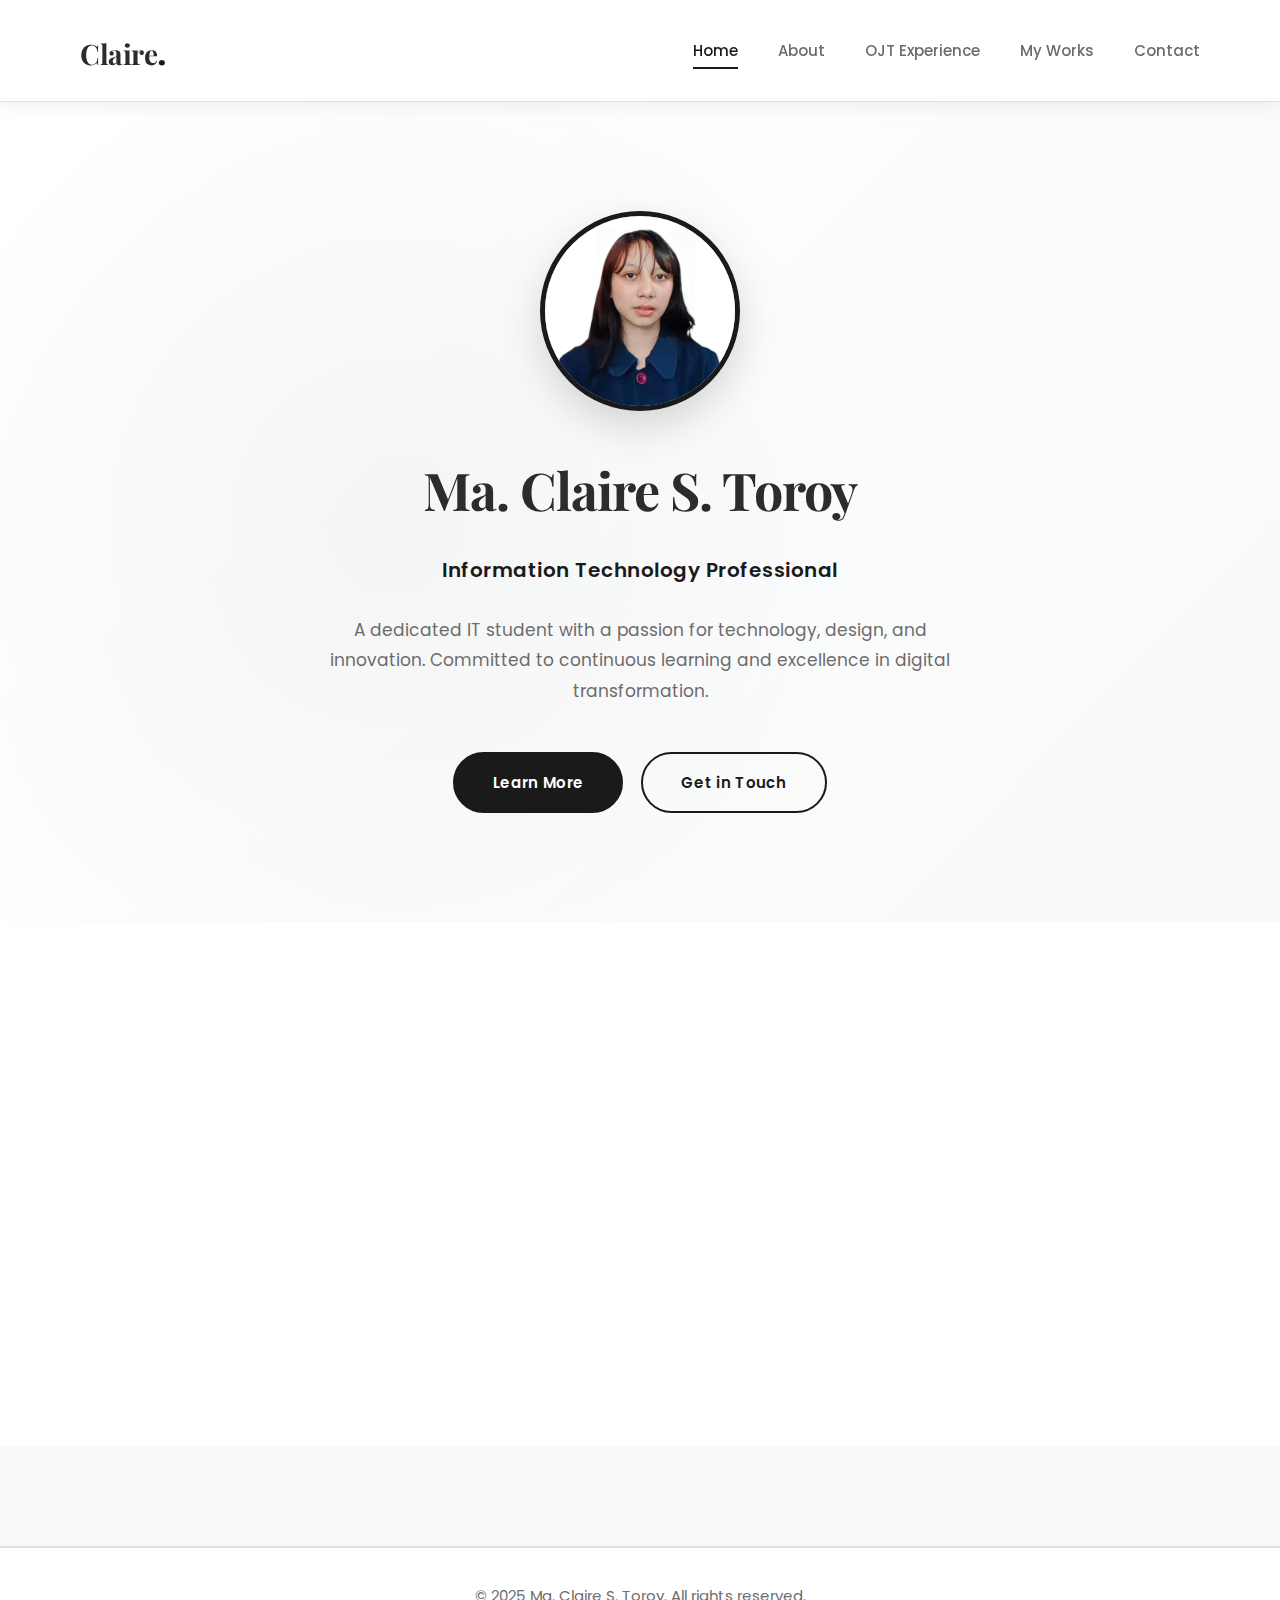
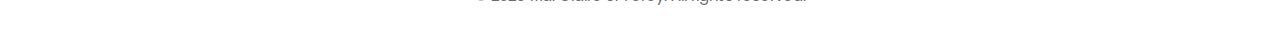
<file: index.html>
<!DOCTYPE html>
<html lang="en">
<head>
    <meta charset="UTF-8">
    <meta name="viewport" content="width=device-width, initial-scale=1.0">
    <title>Ma. Claire Toroy - IT Professional</title>
    <link rel="stylesheet" href="https://cdnjs.cloudflare.com/ajax/libs/font-awesome/6.4.0/css/all.min.css">
    <link rel="stylesheet" href="./CODES/style.css">
</head>
<body>
    <!-- Navigation -->
    <nav class="navbar">
        <div class="nav-container">
            <a href="index.html" class="logo">Claire<span class="dot">.</span></a>
            <button class="mobile-menu-toggle" id="mobileMenuToggle">
                <span></span>
                <span></span>
                <span></span>
            </button>
            <ul class="nav-menu" id="navMenu">
                <li><a href="index.html" class="nav-link active">Home</a></li>
                <li><a href="about.html" class="nav-link">About</a></li>
                <li><a href="ojt.html" class="nav-link">OJT Experience</a></li>
                <li><a href="works.html" class="nav-link">My Works</a></li>
                <li><a href="contact.html" class="nav-link">Contact</a></li>
            </ul>
        </div>
    </nav>

    <!-- Hero Section -->
    <section class="hero">
        <div class="container">
            <div class="hero-content">
                <div class="profile-image-container">
                    <img src="IMAGES/pic.jpg" alt="Ma. Claire S. Toroy" class="profile-image">
                </div>
                <h1 class="hero-title">Ma. Claire S. Toroy</h1>
                <p class="hero-subtitle">Information Technology Professional</p>
                <p class="hero-description">
                    A dedicated IT student with a passion for technology, design, and innovation. 
                    Committed to continuous learning and excellence in digital transformation.
                </p>
                <div class="hero-buttons">
                    <a href="about.html" class="btn btn-primary">Learn More</a>
                    <a href="contact.html" class="btn btn-outline">Get in Touch</a>
                </div>
            </div>
        </div>
    </section>

    <!-- Quick Info Section -->
    <section class="quick-info">
        <div class="container">
            <div class="info-grid">
                <div class="info-card">
                    <div class="info-icon">
                        <i class="fas fa-graduation-cap"></i>
                    </div>
                    <h3>Current Studies</h3>
                    <p>BS Information Technology at Pamantasan ng Lungsod ng Valenzuela</p>
                </div>
                <div class="info-card">
                    <div class="info-icon">
                        <i class="fas fa-trophy"></i>
                    </div>
                    <h3>Academic Excellence</h3>
                    <p>With High Honors in Senior High School</p>
                </div>
                <div class="info-card">
                    <div class="info-icon">
                        <i class="fas fa-briefcase"></i>
                    </div>
                    <h3>Professional Experience</h3>
                    <p>OJT at Mega Fishing Corporation</p>
                </div>
            </div>
        </div>
    </section>

    <!-- Footer -->
    <footer class="footer">
        <div class="container">
            <p>&copy; 2025 Ma. Claire S. Toroy. All rights reserved.</p>
        </div>
    </footer>

    <script src="CODES/JS.js"></script>
</body>
</html>
</file>
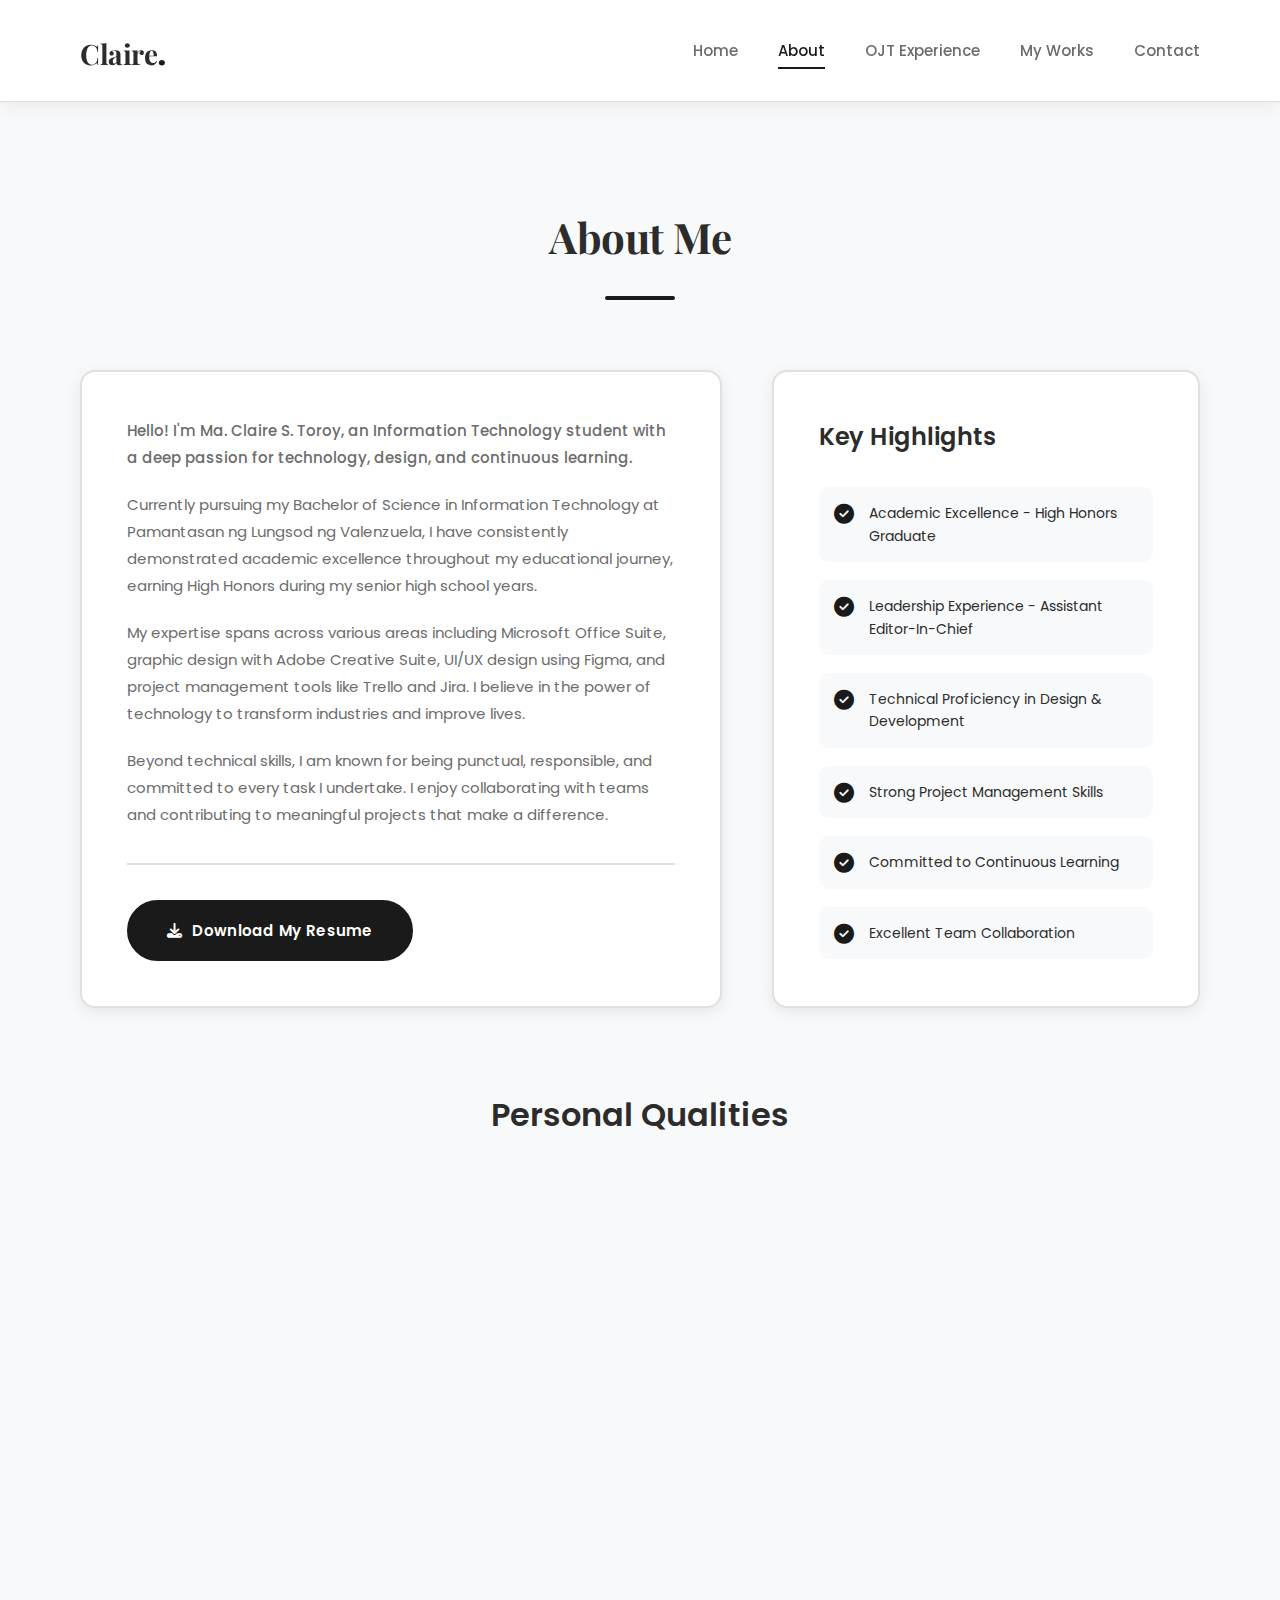
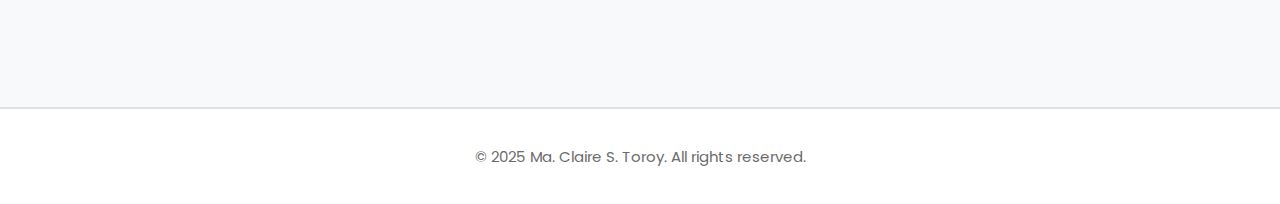
<file: about.html>
<!DOCTYPE html>
<html lang="en">
<head>
    <meta charset="UTF-8">
    <meta name="viewport" content="width=device-width, initial-scale=1.0">
    <title>About - Ma. Claire Toroy</title>
    <link rel="stylesheet" href="https://cdnjs.cloudflare.com/ajax/libs/font-awesome/6.4.0/css/all.min.css">
    <link rel="stylesheet" href="./CODES/style.css">

</head>
<body>
    <!-- Navigation -->
    <nav class="navbar">
        <div class="nav-container">
            <a href="index.html" class="logo">Claire<span class="dot">.</span></a>
            <button class="mobile-menu-toggle" id="mobileMenuToggle">
                <span></span>
                <span></span>
                <span></span>
            </button>
            <ul class="nav-menu" id="navMenu">
                <li><a href="index.html" class="nav-link">Home</a></li>
                <li><a href="about.html" class="nav-link active">About</a></li>
                <li><a href="ojt.html" class="nav-link">OJT Experience</a></li>
                <li><a href="works.html" class="nav-link"> My Works</a></li>
                <li><a href="contact.html" class="nav-link">Contact</a></li>
            </ul>
        </div>
    </nav>

    <!-- About Section -->
    <section class="page-section">
        <div class="container">
            <div class="section-header">
                <h1 class="section-title">About Me</h1>
                <div class="title-line"></div>
            </div>

            <div class="about-content">
                <div class="about-text">
                    <p class="about-intro">
                        Hello! I'm Ma. Claire S. Toroy, an Information Technology student with a deep passion 
                        for technology, design, and continuous learning.
                    </p>
                    <p>
                        Currently pursuing my Bachelor of Science in Information Technology at Pamantasan ng 
                        Lungsod ng Valenzuela, I have consistently demonstrated academic excellence throughout 
                        my educational journey, earning High Honors during my senior high school years.
                    </p>
                    <p>
                        My expertise spans across various areas including Microsoft Office Suite, graphic design 
                        with Adobe Creative Suite, UI/UX design using Figma, and project management tools like 
                        Trello and Jira. I believe in the power of technology to transform industries and 
                        improve lives.
                    </p>
                    <p>
                        Beyond technical skills, I am known for being punctual, responsible, and committed to 
                        every task I undertake. I enjoy collaborating with teams and contributing to meaningful 
                        projects that make a difference.
                    </p>
                    
                    <!-- Resume Download Button -->
                    <div class="resume-download">
                        <a href="Toroy, Ma. Claire.pdf" download="Ma_Claire_Toroy_Resume.pdf" class="btn btn-primary">
                            <i class="fas fa-download"></i>
                            <span>Download My Resume</span>
                        </a>
                    </div>
                </div>

                <div class="about-highlights">
                    <h2>Key Highlights</h2>
                    <div class="highlights-grid">
                        <div class="highlight-item">
                            <i class="fas fa-check-circle"></i>
                            <span>Academic Excellence - High Honors Graduate</span>
                        </div>
                        <div class="highlight-item">
                            <i class="fas fa-check-circle"></i>
                            <span>Leadership Experience - Assistant Editor-In-Chief</span>
                        </div>
                        <div class="highlight-item">
                            <i class="fas fa-check-circle"></i>
                            <span>Technical Proficiency in Design & Development</span>
                        </div>
                        <div class="highlight-item">
                            <i class="fas fa-check-circle"></i>
                            <span>Strong Project Management Skills</span>
                        </div>
                        <div class="highlight-item">
                            <i class="fas fa-check-circle"></i>
                            <span>Committed to Continuous Learning</span>
                        </div>
                        <div class="highlight-item">
                            <i class="fas fa-check-circle"></i>
                            <span>Excellent Team Collaboration</span>
                        </div>
                    </div>
                </div>
            </div>

            <!-- Personal Qualities -->
            <div class="qualities-section">
                <h2>Personal Qualities</h2>
                <div class="qualities-grid">
                    <div class="quality-card">
                        <div class="quality-icon">
                            <i class="fas fa-clock"></i>
                        </div>
                        <h3>Punctual</h3>
                        <p>Values time and respects deadlines in all professional commitments</p>
                    </div>
                    <div class="quality-card">
                        <div class="quality-icon">
                            <i class="fas fa-handshake"></i>
                        </div>
                        <h3>Responsible</h3>
                        <p>Takes ownership of tasks and delivers quality results consistently</p>
                    </div>
                    <div class="quality-card">
                        <div class="quality-icon">
                            <i class="fas fa-heart"></i>
                        </div>
                        <h3>Committed</h3>
                        <p>Dedicated to excellence and continuous improvement in all endeavors</p>
                    </div>
                </div>
            </div>
        </div>
    </section>

    <!-- Footer -->
    <footer class="footer">
        <div class="container">
            <p>&copy; 2025 Ma. Claire S. Toroy. All rights reserved.</p>
        </div>
    </footer>

    <script src="CODES/JS.js"></script>
</body>
</html>
</file>
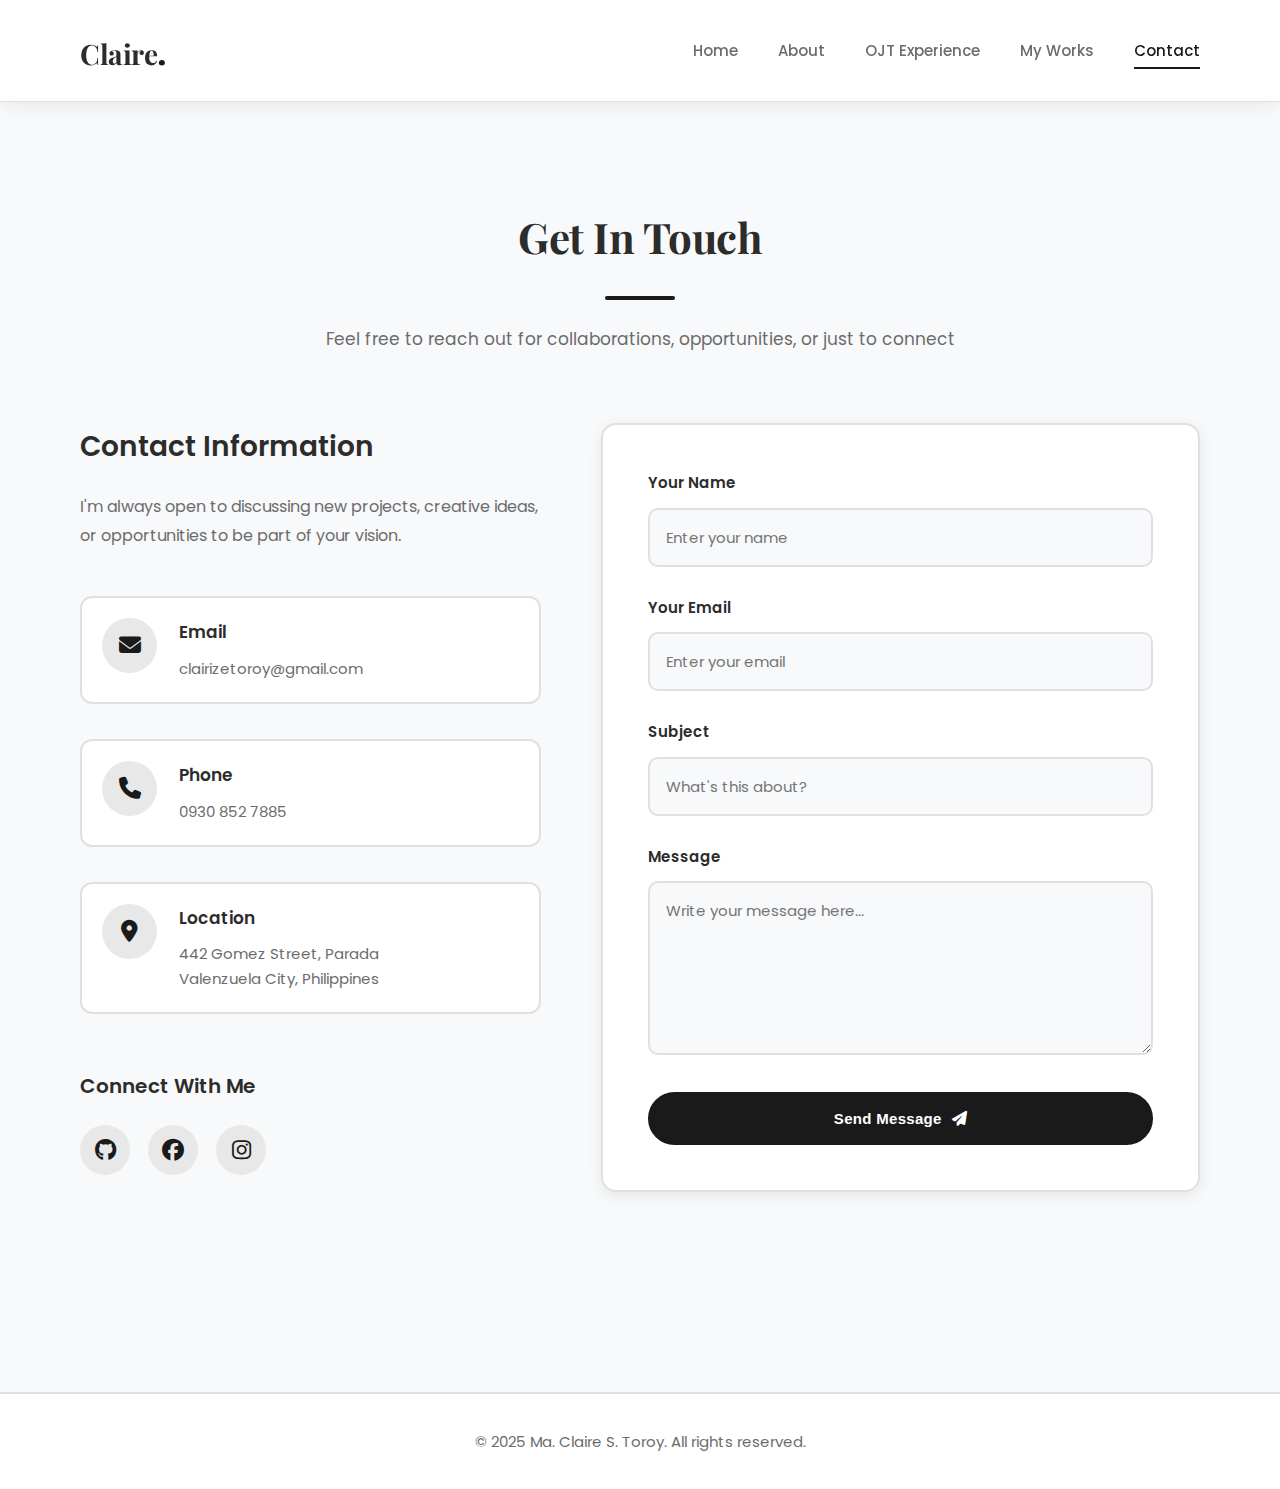
<file: contact.html>
<!DOCTYPE html>
<html lang="en">
<head>
    <meta charset="UTF-8">
    <meta name="viewport" content="width=device-width, initial-scale=1.0">
    <title>Contact - Ma. Claire Toroy</title>
    <link rel="stylesheet" href="https://cdnjs.cloudflare.com/ajax/libs/font-awesome/6.4.0/css/all.min.css">
    <link rel="stylesheet" href="./CODES/style.css">
</head>
<body>
    <!-- Navigation -->
    <nav class="navbar">
        <div class="nav-container">
            <a href="index.html" class="logo">Claire<span class="dot">.</span></a>
            <button class="mobile-menu-toggle" id="mobileMenuToggle">
                <span></span>
                <span></span>
                <span></span>
            </button>
            <ul class="nav-menu" id="navMenu">
                <li><a href="index.html" class="nav-link">Home</a></li>
                <li><a href="about.html" class="nav-link">About</a></li>
                <li><a href="ojt.html" class="nav-link">OJT Experience</a></li>
                <li><a href="works.html" class="nav-link">My Works</a></li>
                <li><a href="contact.html" class="nav-link active">Contact</a></li>
            </ul>
        </div>
    </nav>

    <!-- Contact Section -->
    <section class="page-section">
        <div class="container">
            <div class="section-header">
                <h1 class="section-title">Get In Touch</h1>
                <div class="title-line"></div>
                <p class="section-description">Feel free to reach out for collaborations, opportunities, or just to connect</p>
            </div>

            <div class="contact-layout">
                <!-- Contact Information -->
                <div class="contact-info-side">
                    <h2>Contact Information</h2>
                    <p class="contact-intro">I'm always open to discussing new projects, creative ideas, or opportunities to be part of your vision.</p>

                    <div class="contact-details">
                        <div class="contact-detail-item">
                            <div class="contact-icon">
                                <i class="fas fa-envelope"></i>
                            </div>
                            <div class="contact-text">
                                <h4>Email</h4>
                                <a href="mailto:clairizetoroy@gmail.com">clairizetoroy@gmail.com</a>
                            </div>
                        </div>

                        <div class="contact-detail-item">
                            <div class="contact-icon">
                                <i class="fas fa-phone"></i>
                            </div>
                            <div class="contact-text">
                                <h4>Phone</h4>
                                <a href="tel:09308527885">0930 852 7885</a>
                            </div>
                        </div>

                        <div class="contact-detail-item">
                            <div class="contact-icon">
                                <i class="fas fa-map-marker-alt"></i>
                            </div>
                            <div class="contact-text">
                                <h4>Location</h4>
                                <p>442 Gomez Street, Parada<br>Valenzuela City, Philippines</p>
                            </div>
                        </div>
                    </div>

                    <div class="social-links-contact">
                        <h3>Connect With Me</h3>
                        <div class="social-icons">
                            <a href="https://github.com/clairetoroy" class="social-icon" aria-label="GitHub">
                                <i class="fab fa-github"></i>
                            </a>
                            <a href="https://www.facebook.com/maclaire.toroy" class="social-icon" aria-label="Facebook">
                                <i class="fab fa-facebook"></i>
                            </a>
                            <a href="https://www.instagram.com/_aysecream/" class="social-icon" aria-label="Instagram">
                                <i class="fab fa-instagram"></i>
                            </a>
                        </div>
                    </div>
                </div>

                <!-- Contact Form -->
                <div class="contact-form-side">
                    <form class="contact-form" id="contactForm">
                        <div class="form-group">
                            <label for="name">Your Name</label>
                            <input type="text" id="name" name="name" placeholder="Enter your name" required>
                        </div>

                        <div class="form-group">
                            <label for="email">Your Email</label>
                            <input type="email" id="email" name="email" placeholder="Enter your email" required>
                        </div>

                        <div class="form-group">
                            <label for="subject">Subject</label>
                            <input type="text" id="subject" name="subject" placeholder="What's this about?" required>
                        </div>

                        <div class="form-group">
                            <label for="message">Message</label>
                            <textarea id="message" name="message" rows="6" placeholder="Write your message here..." required></textarea>
                        </div>

                        <button type="submit" class="btn btn-primary btn-full">
                            <span>Send Message</span>
                            <i class="fas fa-paper-plane"></i>
                        </button>
                    </form>

                    <div class="form-success hidden" id="formSuccess">
                        <div class="success-icon">
                            <i class="fas fa-check-circle"></i>
                        </div>
                        <h3>Message Sent!</h3>
                        <p>Thank you for reaching out. I'll get back to you as soon as possible.</p>
                    </div>
                </div>
            </div>
        </div>
    </section>

    <!-- Footer -->
    <footer class="footer">
        <div class="container">
            <p>&copy; 2025 Ma. Claire S. Toroy. All rights reserved.</p>
        </div>
    </footer>

    <script src="CODES/JS.js"></script>
</body>
</html>
</file>
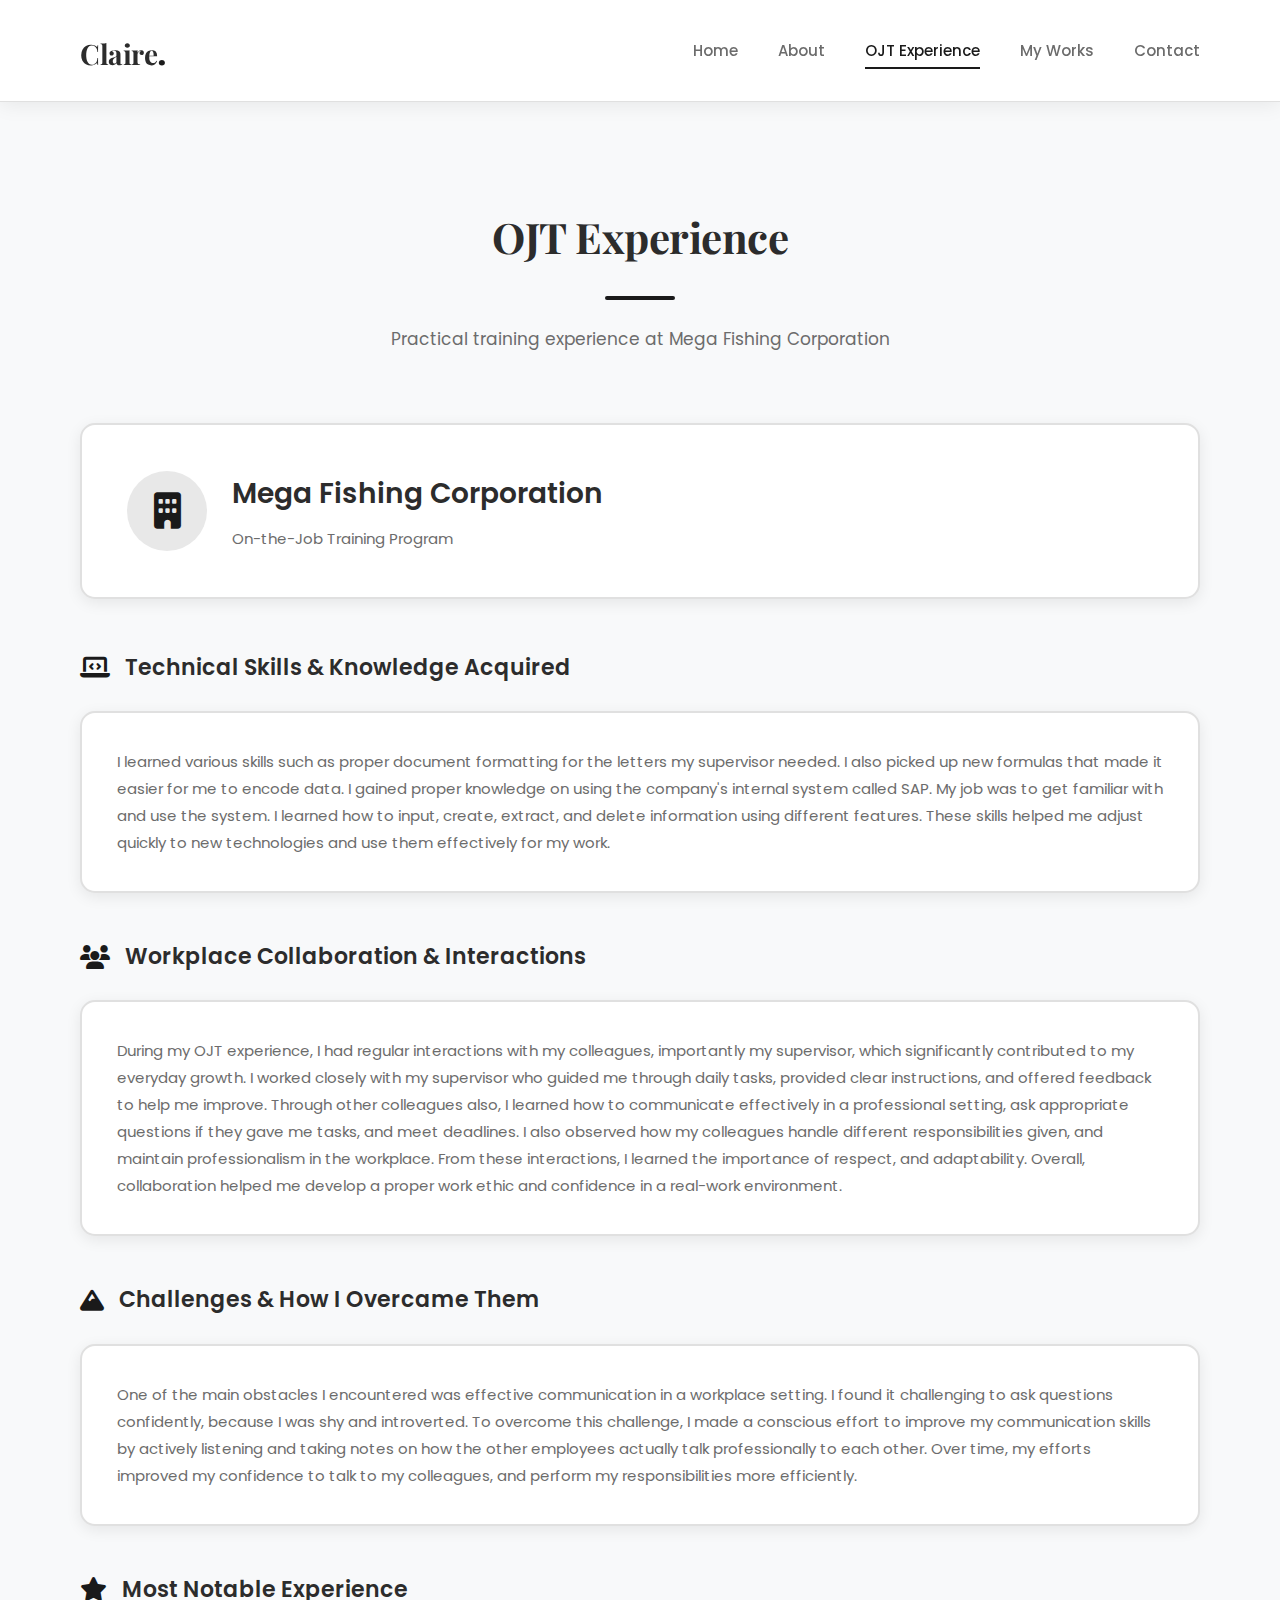
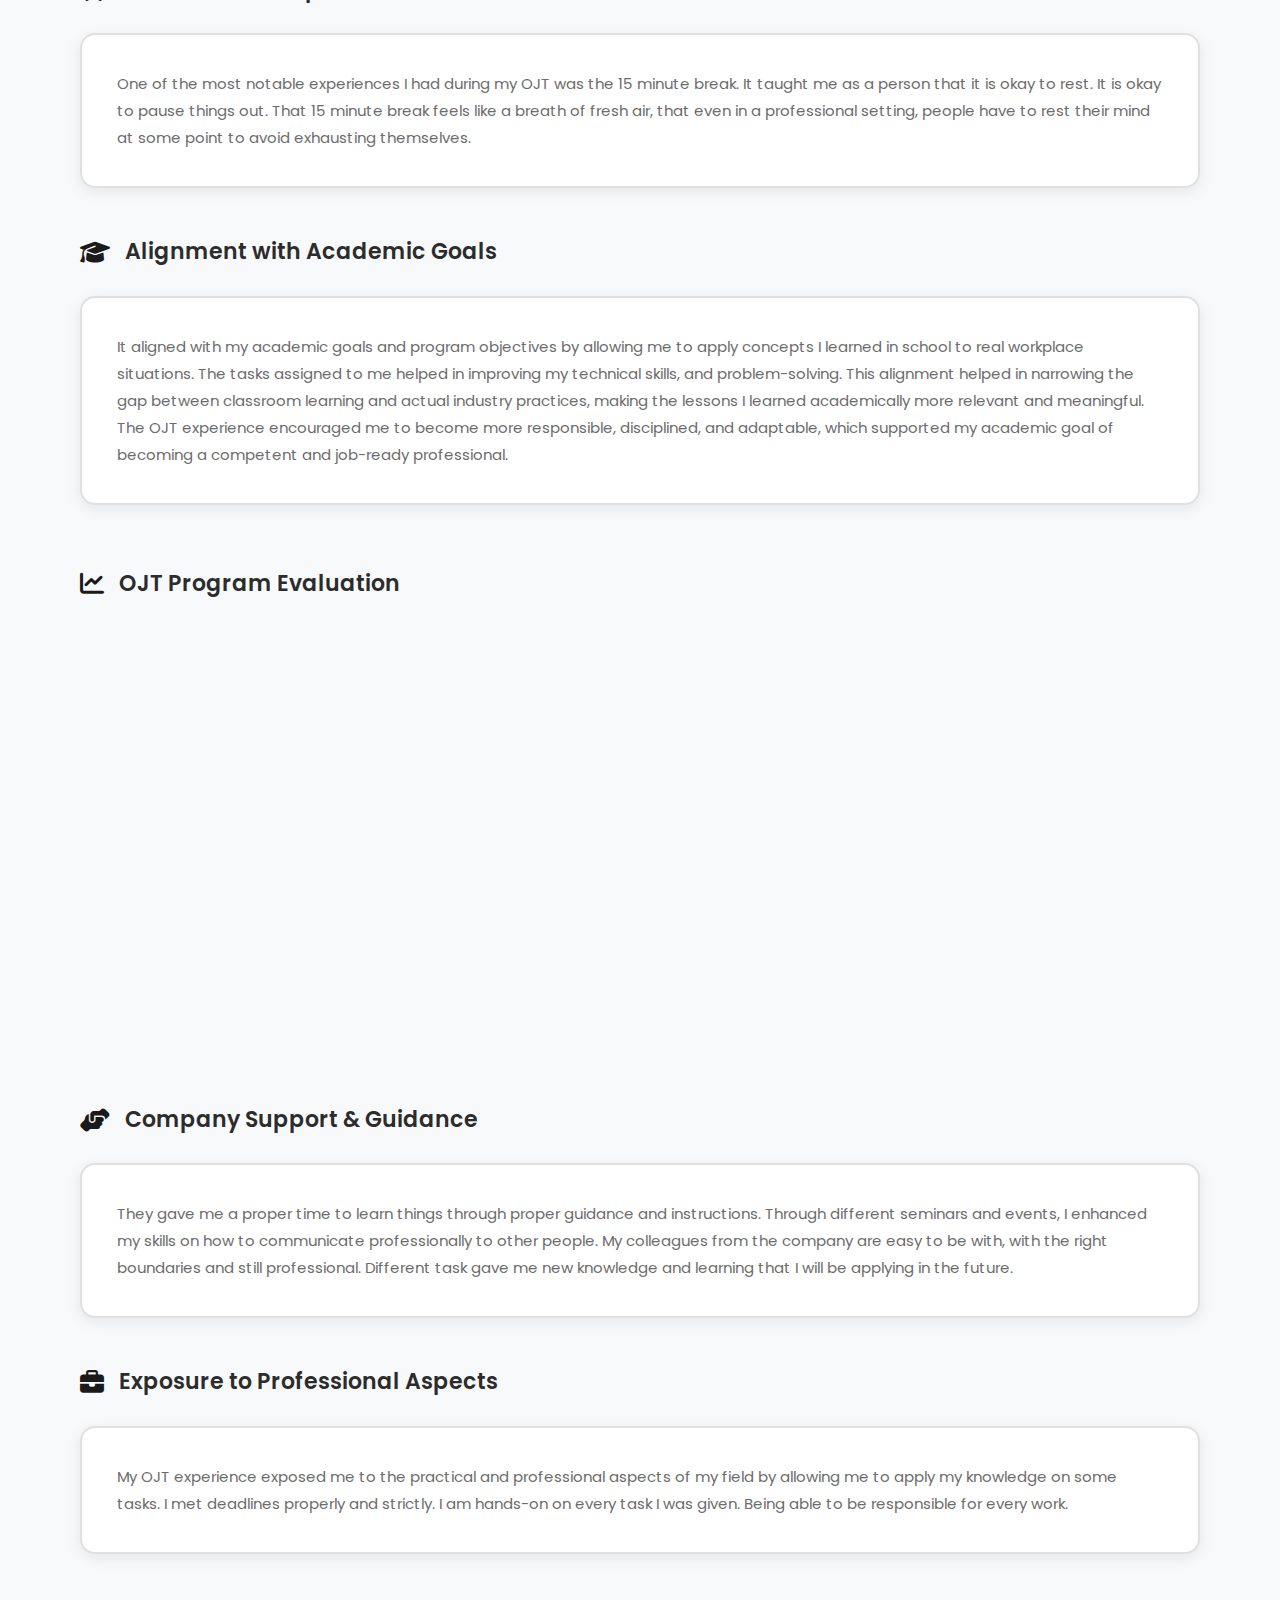
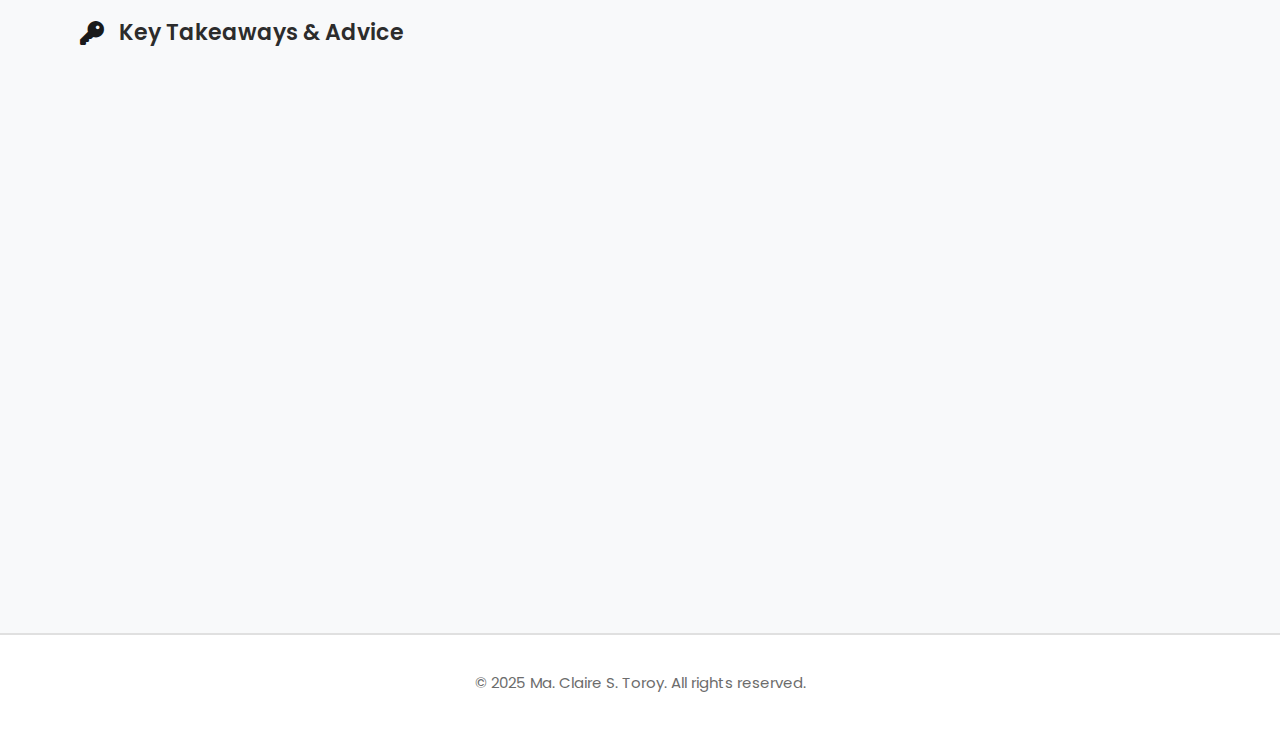
<file: ojt.html>
<!DOCTYPE html>
<html lang="en">
<head>
    <meta charset="UTF-8">
    <meta name="viewport" content="width=device-width, initial-scale=1.0">
    <title>OJT Experience - Ma. Claire Toroy</title>
    <link rel="stylesheet" href="https://cdnjs.cloudflare.com/ajax/libs/font-awesome/6.4.0/css/all.min.css">
    <link rel="stylesheet" href="./CODES/style.css">
</head>
<body>
    <!-- Navigation -->
    <nav class="navbar">
        <div class="nav-container">
            <a href="index.html" class="logo">Claire<span class="dot">.</span></a>
            <button class="mobile-menu-toggle" id="mobileMenuToggle">
                <span></span>
                <span></span>
                <span></span>
            </button>
            <ul class="nav-menu" id="navMenu">
                <li><a href="index.html" class="nav-link">Home</a></li>
                <li><a href="about.html" class="nav-link">About</a></li>
                <li><a href="ojt.html" class="nav-link active">OJT Experience</a></li>
                <li><a href="works.html" class="nav-link"> My Works</a></li>
                <li><a href="contact.html" class="nav-link">Contact</a></li>
            </ul>
        </div>
    </nav>

    <!-- OJT Section -->
    <section class="page-section">
        <div class="container">
            <div class="section-header">
                <h1 class="section-title">OJT Experience</h1>
                <div class="title-line"></div>
                <p class="section-description">Practical training experience at Mega Fishing Corporation</p>
            </div>

            <!-- Company Info -->
            <div class="ojt-company-card">
                <div class="company-header">
                    <div class="company-icon">
                        <i class="fas fa-building"></i>
                    </div>
                    <div>
                        <h2>Mega Fishing Corporation</h2>
                        <p class="company-duration">On-the-Job Training Program</p>
                    </div>
                </div>
            </div>

            <!-- Assessment and Learnings -->
            <div class="ojt-section">
                <h2 class="ojt-section-title">
                    <i class="fas fa-laptop-code"></i>
                    Technical Skills & Knowledge Acquired
                </h2>
                <div class="ojt-content-card">
                    <p>I learned various skills such as proper document formatting for the letters my supervisor needed. I also picked up new formulas that made it easier for me to encode data. I gained proper knowledge on using the company's internal system called SAP. My job was to get familiar with and use the system. I learned how to input, create, extract, and delete information using different features. These skills helped me adjust quickly to new technologies and use them effectively for my work.</p>
                </div>
            </div>

            <div class="ojt-section">
                <h2 class="ojt-section-title">
                    <i class="fas fa-users"></i>
                    Workplace Collaboration & Interactions
                </h2>
                <div class="ojt-content-card">
                    <p>During my OJT experience, I had regular interactions with my colleagues, importantly my supervisor, which significantly contributed to my everyday growth. I worked closely with my supervisor who guided me through daily tasks, provided clear instructions, and offered feedback to help me improve. Through other colleagues also, I learned how to communicate effectively in a professional setting, ask appropriate questions if they gave me tasks, and meet deadlines. I also observed how my colleagues handle different responsibilities given, and maintain professionalism in the workplace. From these interactions, I learned the importance of respect, and adaptability. Overall, collaboration helped me develop a proper work ethic and confidence in a real-work environment.</p>
                </div>
            </div>

            <div class="ojt-section">
                <h2 class="ojt-section-title">
                    <i class="fas fa-mountain"></i>
                    Challenges & How I Overcame Them
                </h2>
                <div class="ojt-content-card">
                    <p>One of the main obstacles I encountered was effective communication in a workplace setting. I found it challenging to ask questions confidently, because I was shy and introverted. To overcome this challenge, I made a conscious effort to improve my communication skills by actively listening and taking notes on how the other employees actually talk professionally to each other. Over time, my efforts improved my confidence to talk to my colleagues, and perform my responsibilities more efficiently.</p>
                </div>
            </div>

            <div class="ojt-section">
                <h2 class="ojt-section-title">
                    <i class="fas fa-star"></i>
                    Most Notable Experience
                </h2>
                <div class="ojt-content-card">
                    <p>One of the most notable experiences I had during my OJT was the 15 minute break. It taught me as a person that it is okay to rest. It is okay to pause things out. That 15 minute break feels like a breath of fresh air, that even in a professional setting, people have to rest their mind at some point to avoid exhausting themselves.</p>
                </div>
            </div>

            <div class="ojt-section">
                <h2 class="ojt-section-title">
                    <i class="fas fa-graduation-cap"></i>
                    Alignment with Academic Goals
                </h2>
                <div class="ojt-content-card">
                    <p>It aligned with my academic goals and program objectives by allowing me to apply concepts I learned in school to real workplace situations. The tasks assigned to me helped in improving my technical skills, and problem-solving. This alignment helped in narrowing the gap between classroom learning and actual industry practices, making the lessons I learned academically more relevant and meaningful. The OJT experience encouraged me to become more responsible, disciplined, and adaptable, which supported my academic goal of becoming a competent and job-ready professional.</p>
                </div>
            </div>

            <!-- Program Evaluation -->
            <div class="ojt-evaluation">
                <h2 class="ojt-section-title">
                    <i class="fas fa-chart-line"></i>
                    OJT Program Evaluation
                </h2>
                
                <div class="evaluation-grid">
                    <div class="evaluation-card strengths">
                        <h3><i class="fas fa-check-circle"></i> Strengths</h3>
                        <ul>
                            <li>Provided hands-on experience that helped me in an everyday work setting</li>
                            <li>Supportive supervisor and colleagues that offered proper guidance</li>
                            <li>Actual practices in the industry that may help in future professional settings</li>
                        </ul>
                    </div>

                    <div class="evaluation-card weaknesses">
                        <h3><i class="fas fa-exclamation-triangle"></i> Weaknesses</h3>
                        <ul>
                            <li>No training sessions</li>
                            <li>Not many chances to do more than the assigned tasks</li>
                        </ul>
                    </div>

                    <div class="evaluation-card recommendations">
                        <h3><i class="fas fa-lightbulb"></i> Recommendations</h3>
                        <ul>
                            <li>Include training sessions to enhance different skills</li>
                            <li>Let the interns work in different departments of the company</li>
                        </ul>
                    </div>
                </div>
            </div>

            <div class="ojt-section">
                <h2 class="ojt-section-title">
                    <i class="fas fa-hands-helping"></i>
                    Company Support & Guidance
                </h2>
                <div class="ojt-content-card">
                    <p>They gave me a proper time to learn things through proper guidance and instructions. Through different seminars and events, I enhanced my skills on how to communicate professionally to other people. My colleagues from the company are easy to be with, with the right boundaries and still professional. Different task gave me new knowledge and learning that I will be applying in the future.</p>
                </div>
            </div>

            <div class="ojt-section">
                <h2 class="ojt-section-title">
                    <i class="fas fa-briefcase"></i>
                    Exposure to Professional Aspects
                </h2>
                <div class="ojt-content-card">
                    <p>My OJT experience exposed me to the practical and professional aspects of my field by allowing me to apply my knowledge on some tasks. I met deadlines properly and strictly. I am hands-on on every task I was given. Being able to be responsible for every work.</p>
                </div>
            </div>

            <!-- Key Takeaways -->
            <div class="key-takeaways">
                <h2 class="ojt-section-title">
                    <i class="fas fa-key"></i>
                    Key Takeaways & Advice
                </h2>
                
                <div class="takeaways-grid">
                    <div class="takeaway-card">
                        <div class="takeaway-icon">
                            <i class="fas fa-comment-dots"></i>
                        </div>
                        <h3>Advice for Future OJT Students</h3>
                        <p>Be adaptive and open to new learnings and knowledge. Know how to receive proper feedback and guidance, and also ask things for clarifications. Communicate professionally to your colleagues for they can also help you if you have a question or having a hard time doing the given tasks.</p>
                    </div>

                    <div class="takeaway-card">
                        <div class="takeaway-icon">
                            <i class="fas fa-eye"></i>
                        </div>
                        <h3>New Perspectives Gained</h3>
                        <p>During my OJT, I gained a new perspective about the importance of collaboration. In order to survive in a professional setting, you really have to collaborate with your colleagues, for your colleagues can be the people who will help you to get by everyday no matter how hard the work is.</p>
                    </div>
                </div>
            </div>

        </div>
    </section>

    <!-- Footer -->
    <footer class="footer">
        <div class="container">
            <p>&copy; 2025 Ma. Claire S. Toroy. All rights reserved.</p>
        </div>
    </footer>

    <script src="CODES/JS.js"></script>
</body>
</html>
</file>
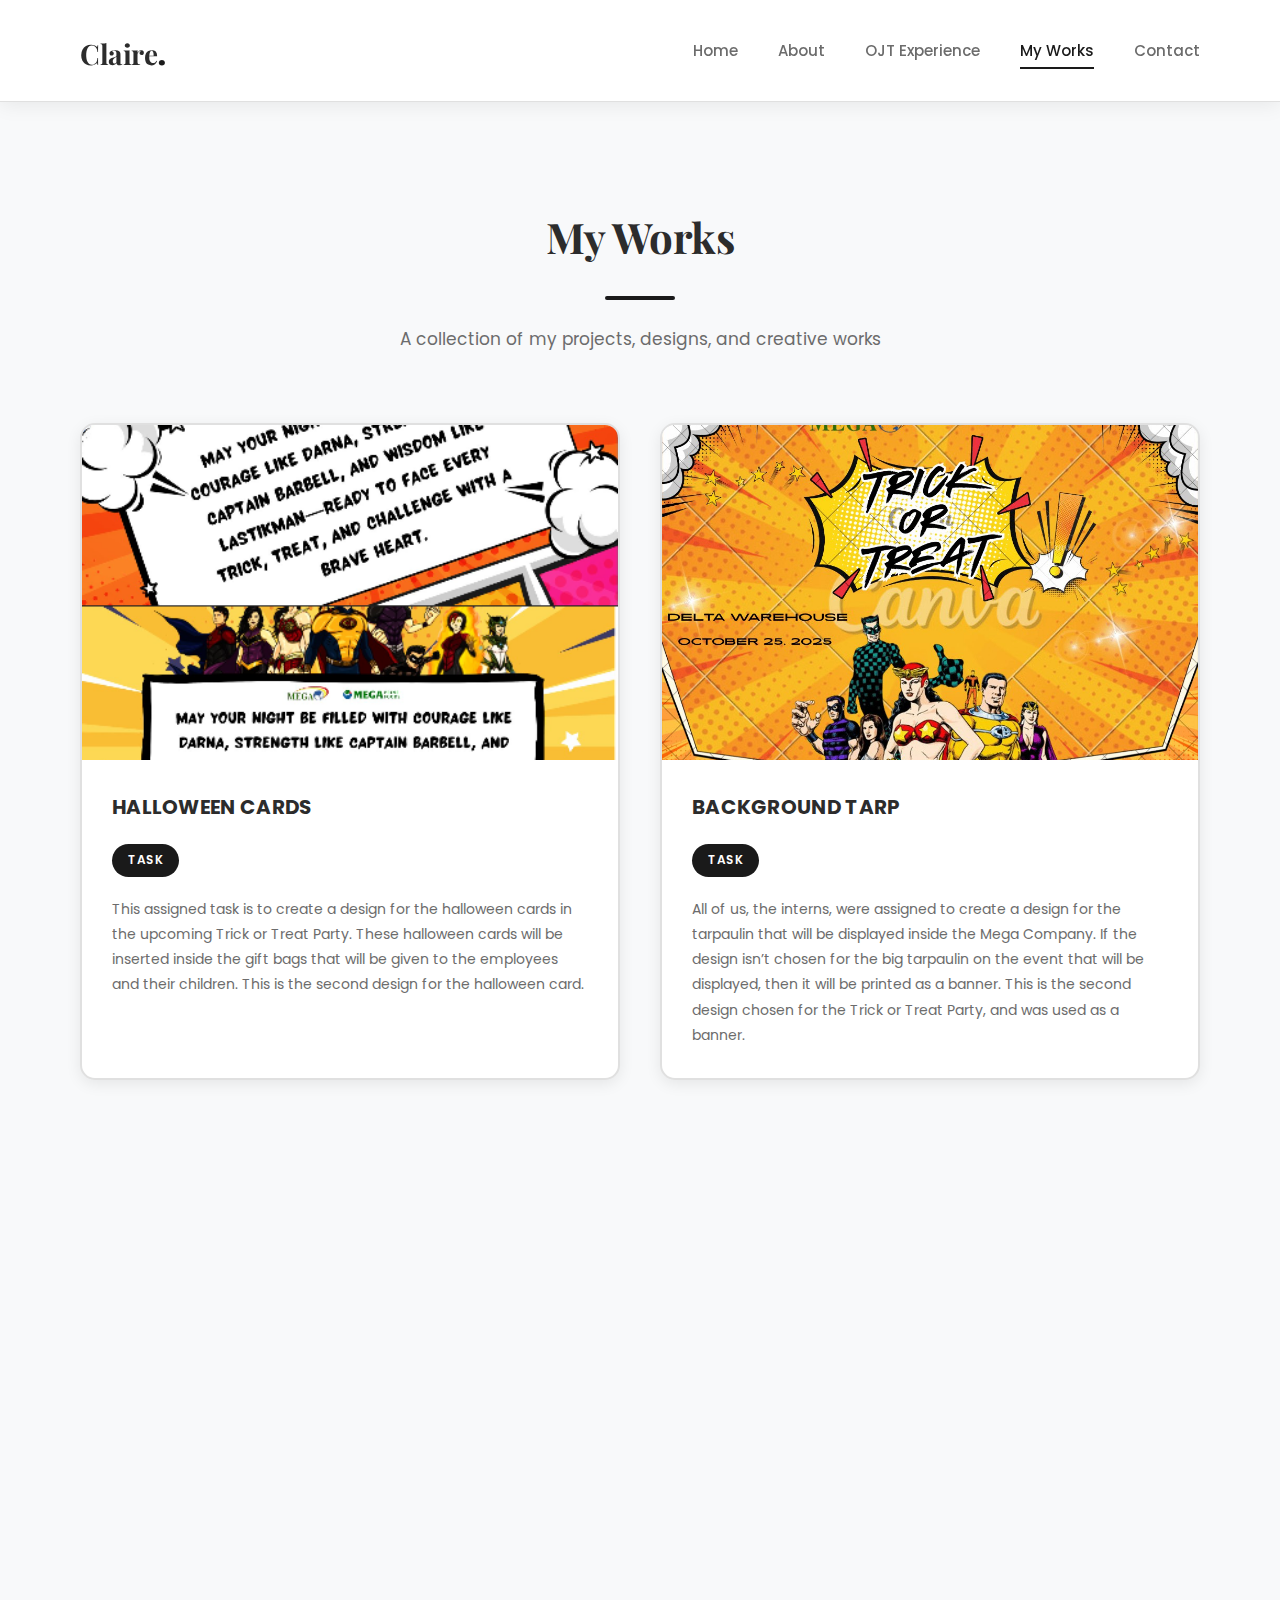
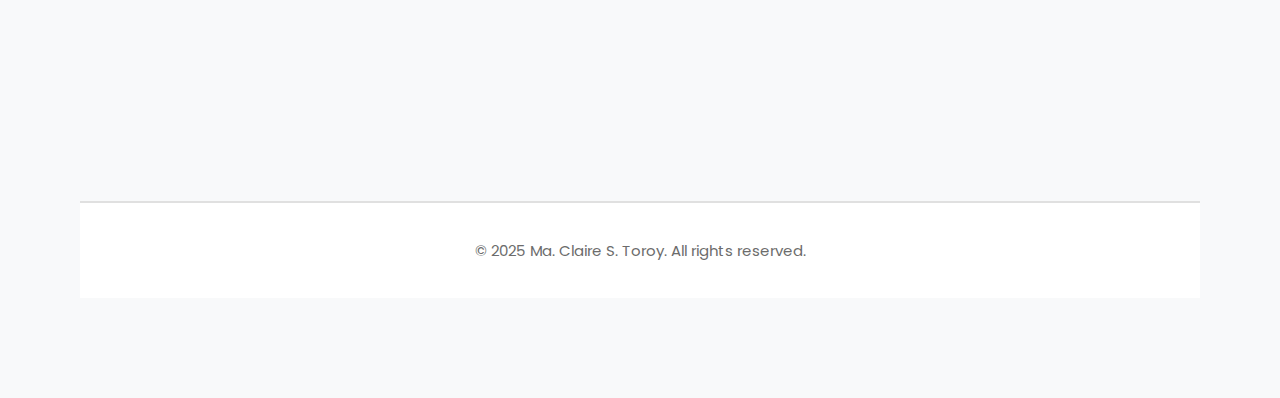
<file: works.html>
<!DOCTYPE html>
<html lang="en">
<head>
    <meta charset="UTF-8">
    <meta name="viewport" content="width=device-width, initial-scale=1.0">
    <title>Works - Ma. Claire Toroy</title>
    <link rel="stylesheet" href="https://cdnjs.cloudflare.com/ajax/libs/font-awesome/6.4.0/css/all.min.css">
    <link rel="stylesheet" href="./CODES/style.css">
</head>
<body>
    <!-- Navigation -->
    <nav class="navbar">
        <div class="nav-container">
            <a href="index.html" class="logo">Claire<span class="dot">.</span></a>
            <button class="mobile-menu-toggle" id="mobileMenuToggle">
                <span></span>
                <span></span>
                <span></span>
            </button>
            <ul class="nav-menu" id="navMenu">
                <li><a href="index.html" class="nav-link">Home</a></li>
                <li><a href="about.html" class="nav-link">About</a></li>
                <li><a href="ojt.html" class="nav-link">OJT Experience</a></li>
                <li><a href="works.html" class="nav-link active">My Works</a></li>
                <li><a href="contact.html" class="nav-link">Contact</a></li>
            </ul>
        </div>
    </nav>

    <!-- Works Section -->
    <section class="page-section">
        <div class="container">
            <div class="section-header">
                <h1 class="section-title">My Works</h1>
                <div class="title-line"></div>
                <p class="section-description">A collection of my projects, designs, and creative works</p>
            </div>

            <!-- Works Gallery -->
            <div class="works-gallery">
                <div class="work-item">
                    <div class="work-image-placeholder">
                        <i class="fas fa-image"></i>
                        <img src="IMAGES/1.png" alt="Project Name" class="work-image">
                    </div>
                    <div class="work-info">
                        <h3>HALLOWEEN CARDS</h3>
                        <p class="work-category">TASK</p>
                        <p class="work-description">This assigned task is to create a design for the halloween cards in the upcoming Trick or Treat Party. These halloween cards will be inserted inside the gift bags that will be given to the employees and their children.
This is the second design for the halloween card.</p>
                    </div>
                </div>

                <!-- Work Item 2 -->
                <div class="work-item">
                    <div class="work-image-placeholder">
                        <i class="fas fa-image"></i>
                        <img src="IMAGES/2.jfif" alt="Project Name" class="work-image">
                    </div>
                    <div class="work-info">
                        <h3>BACKGROUND TARP</h3>
                        <p class="work-category">TASK</p>
                        <p class="work-description">All of us, the interns, were assigned to create a design for the tarpaulin that will be displayed inside the Mega Company. If the design isn’t chosen for the big tarpaulin on the event that will be displayed, then it will be printed as a banner.
                            This is the second design chosen for the Trick or Treat Party, and was used as a banner.</p>
                    </div>
                </div>

                <!-- Work Item 3 -->
                <div class="work-item">
                    <div class="work-image-placeholder">
                        <i class="fas fa-image"></i>
                        <img src="IMAGES/3.jfif" alt="Project Name" class="work-image">
                    </div>
                    <div class="work-info">
                        <h3>PHOTOBOOTH</h3>
                        <p class="work-category">TASK</p>
                        <p class="work-description">I provided layouts for the border design of the pictures on the photobooth with the theme of superheroes for the upcoming Halloween Party.</p>
                    </div>
                </div>

                <!-- Work Item 4 -->
                <div class="work-item">
                    <div class="work-image-placeholder">
                        <i class="fas fa-image"></i>
                        <img src="IMAGES/4.jpg" alt="Project Name" class="work-image">
                    </div>
                    <div class="work-info">
                        <h3>DOING TRANSMITTALS</h3>
                        <p class="work-category">TASK</p>
                        <p class="work-description">Creating/Generating piled billing documents on the SAP, the system, and then changing their SI Number. After that, all the documents will be encoded for transmission after closing.</p>
                    </div>
                </div>
            </div>
    <!-- Footer -->
    <footer class="footer">
        <div class="container">
            <p>&copy; 2025 Ma. Claire S. Toroy. All rights reserved.</p>
        </div>
    </footer>

    <script src="CODES/JS.js"></script>
</body>
</html>
</file>
<file: CODES/style.css>
@import url('https://fonts.googleapis.com/css2?family=Poppins:wght@300;400;500;600;700&family=Playfair+Display:wght@400;500;600;700&display=swap');

* {
    margin: 0;
    padding: 0;
    box-sizing: border-box;
}

:root {
    --primary: #f8f9fa;
    --secondary: #fff;
    --accent: #1a1a1a;
    --accent-light: #e8e8e8;
    --accent-hover: #2d2d2d;
    --text: #2c2c2c;
    --text-light: #6c6c6c;
    --border: #e0e0e0;
    --shadow: rgba(0, 0, 0, 0.08);
    --shadow-hover: rgba(0, 0, 0, 0.15);
    --transition: all 0.3s cubic-bezier(0.4, 0, 0.2, 1);
    --success: #4caf50;
    --warning: #ff9800;
    --info: #2196f3;
}

html {
    scroll-behavior: smooth;
}

body {
    font-family: 'Poppins', sans-serif;
    background: var(--primary);
    color: var(--text);
    line-height: 1.7;
    overflow-x: hidden;
}

.container {
    max-width: 1200px;
    margin: 0 auto;
    padding: 0 40px;
}

/* Navigation - Enhanced */
.navbar {
    background: rgba(255, 255, 255, 0.95);
    backdrop-filter: blur(10px);
    padding: 20px 0;
    border-bottom: 1px solid var(--border);
    position: sticky;
    top: 0;
    z-index: 1000;
    box-shadow: 0 2px 20px var(--shadow);
}

.nav-container {
    max-width: 1200px;
    margin: 0 auto;
    padding: 0 40px;
    display: flex;
    justify-content: space-between;
    align-items: center;
}

.logo {
    font-family: 'Playfair Display', serif;
    font-size: 28px;
    font-weight: 700;
    color: var(--text);
    text-decoration: none;
    transition: var(--transition);
    letter-spacing: -0.5px;
}

.logo .dot {
    color: var(--accent);
    font-size: 36px;
}

.logo:hover {
    color: var(--accent);
}

.mobile-menu-toggle {
    display: none;
    flex-direction: column;
    gap: 6px;
    background: none;
    border: none;
    cursor: pointer;
    padding: 8px;
    z-index: 1001;
    position: relative;
    transition: var(--transition);
}

.mobile-menu-toggle span {
    width: 28px;
    height: 3px;
    background: var(--accent);
    border-radius: 3px;
    transition: all 0.3s ease;
    display: block;
}

/* Hamburger animation when active */
.mobile-menu-toggle.active span:nth-child(1) {
    transform: rotate(45deg) translate(8px, 8px);
}

.mobile-menu-toggle.active span:nth-child(2) {
    opacity: 0;
}

.mobile-menu-toggle.active span:nth-child(3) {
    transform: rotate(-45deg) translate(7px, -7px);
}

.nav-menu {
    list-style: none;
    display: flex;
    gap: 40px;
    align-items: center;
}

/* Prevent body scroll when menu is open */
body.menu-open {
    overflow: hidden;
}

/* Mobile menu styles - will be activated in media queries */
@media (max-width: 767px) {
    .mobile-menu-toggle {
        display: flex;
    }

    .nav-menu {
        position: fixed;
        top: 71px;
        left: -100%;
        width: 100%;
        height: calc(100vh - 71px);
        background: var(--secondary);
        flex-direction: column;
        gap: 0;
        padding: 50px 0;
        transition: left 0.3s cubic-bezier(0.4, 0, 0.2, 1);
        box-shadow: 0 5px 30px var(--shadow-hover);
        z-index: 1000;
        overflow-y: auto;
    }

    .nav-menu.active {
        left: 0;
    }

    .nav-menu li {
        width: 100%;
        text-align: center;
        border-bottom: 1px solid var(--border);
    }

    .nav-link {
        display: block;
        padding: 20px 30px;
        font-size: 16px;
        width: 100%;
    }

    .nav-link::after {
        display: none;
    }
}

.nav-link {
    color: var(--text-light);
    text-decoration: none;
    font-size: 15px;
    font-weight: 500;
    position: relative;
    transition: var(--transition);
    padding: 8px 0;
}

.nav-link::after {
    content: '';
    position: absolute;
    bottom: 0;
    left: 0;
    width: 0;
    height: 2px;
    background: var(--accent);
    transition: width 0.3s ease;
}

.nav-link:hover,
.nav-link.active {
    color: var(--accent);
}

.nav-link:hover::after,
.nav-link.active::after {
    width: 100%;
}

/* Hero Section - Enhanced */
.hero {
    min-height: calc(100vh - 80px);
    display: flex;
    align-items: center;
    justify-content: center;
    text-align: center;
    padding: 100px 0;
    background: linear-gradient(135deg, var(--secondary) 0%, var(--primary) 100%);
    position: relative;
}

.hero::before {
    content: '';
    position: absolute;
    top: 0;
    left: 0;
    right: 0;
    bottom: 0;
    background: radial-gradient(circle at 30% 50%, rgba(0, 0, 0, 0.03) 0%, transparent 50%);
    pointer-events: none;
}

.hero-content {
    max-width: 800px;
    margin: 0 auto;
    position: relative;
    z-index: 1;
}

/* Profile Image Styles - Enhanced */
.profile-image-container {
    width: 200px;
    height: 200px;
    border-radius: 50%;
    overflow: hidden;
    margin: 0 auto 35px;
    border: 5px solid var(--accent);
    box-shadow: 0 15px 40px var(--shadow-hover);
    animation: fadeInScale 0.8s ease;
    position: relative;
}

.profile-image-container::after {
    content: '';
    position: absolute;
    inset: -5px;
    border-radius: 50%;
    background: linear-gradient(135deg, var(--accent), var(--accent-light));
    z-index: -1;
}

.profile-image {
    width: 100%;
    height: 100%;
    object-fit: cover;
    display: block;
}

@keyframes fadeInScale {
    from {
        opacity: 0;
        transform: scale(0.8);
    }
    to {
        opacity: 1;
        transform: scale(1);
    }
}

.hero-title {
    font-family: 'Playfair Display', serif;
    font-size: 52px;
    font-weight: 700;
    margin-bottom: 18px;
    color: var(--text);
    animation: fadeInUp 0.8s ease 0.2s both;
    letter-spacing: -1px;
}

@keyframes fadeInUp {
    from {
        opacity: 0;
        transform: translateY(30px);
    }
    to {
        opacity: 1;
        transform: translateY(0);
    }
}

.hero-subtitle {
    font-size: 20px;
    color: var(--accent);
    margin-bottom: 28px;
    font-weight: 600;
    animation: fadeInUp 0.8s ease 0.3s both;
    letter-spacing: 0.5px;
}

.hero-description {
    font-size: 17px;
    color: var(--text-light);
    margin-bottom: 45px;
    line-height: 1.8;
    max-width: 650px;
    margin-left: auto;
    margin-right: auto;
    animation: fadeInUp 0.8s ease 0.4s both;
}

.hero-buttons {
    display: flex;
    gap: 18px;
    justify-content: center;
    flex-wrap: wrap;
    animation: fadeInUp 0.8s ease 0.5s both;
}

/* Buttons - Enhanced */
.btn {
    padding: 16px 38px;
    border-radius: 50px;
    text-decoration: none;
    font-weight: 600;
    font-size: 15px;
    transition: var(--transition);
    display: inline-flex;
    align-items: center;
    gap: 10px;
    cursor: pointer;
    border: 2px solid transparent;
    letter-spacing: 0.3px;
}

.btn-primary {
    background: var(--accent);
    color: var(--secondary);
    border-color: var(--accent);
}

.btn-primary:hover {
    background: var(--accent-hover);
    border-color: var(--accent-hover);
    transform: translateY(-3px);
    box-shadow: 0 8px 20px rgba(0, 0, 0, 0.25);
}

.btn-outline {
    background: transparent;
    color: var(--accent);
    border-color: var(--accent);
}

.btn-outline:hover {
    background: var(--accent);
    color: var(--secondary);
    transform: translateY(-3px);
    box-shadow: 0 8px 20px rgba(0, 0, 0, 0.15);
}

.btn-full {
    width: 100%;
    justify-content: center;
}

/* Quick Info Section - Enhanced */
.quick-info {
    padding: 100px 0;
    background: var(--secondary);
}

.info-grid {
    display: grid;
    grid-template-columns: repeat(auto-fit, minmax(300px, 1fr));
    gap: 35px;
}

.info-card {
    text-align: center;
    padding: 45px 35px;
    background: var(--primary);
    border-radius: 15px;
    transition: var(--transition);
    border: 2px solid var(--border);
}

.info-card:hover {
    transform: translateY(-8px);
    box-shadow: 0 15px 40px var(--shadow-hover);
    border-color: var(--accent);
}

.info-icon {
    width: 80px;
    height: 80px;
    border-radius: 50%;
    background: var(--accent-light);
    margin: 0 auto 25px;
    display: flex;
    align-items: center;
    justify-content: center;
    font-size: 36px;
    color: var(--accent);
    transition: var(--transition);
}

.info-card:hover .info-icon {
    background: var(--accent);
    color: var(--secondary);
    transform: scale(1.1);
}

.info-card h3 {
    font-size: 20px;
    margin-bottom: 14px;
    color: var(--text);
    font-weight: 600;
}

.info-card p {
    font-size: 15px;
    color: var(--text-light);
    line-height: 1.7;
}

/* Page Sections - Enhanced */
.page-section {
    padding: 100px 0;
    min-height: calc(100vh - 80px);
}

.section-header {
    text-align: center;
    margin-bottom: 70px;
}

.section-title {
    font-family: 'Playfair Display', serif;
    font-size: 42px;
    font-weight: 700;
    margin-bottom: 22px;
    color: var(--text);
    letter-spacing: -0.5px;
}

.title-line {
    width: 70px;
    height: 4px;
    background: var(--accent);
    margin: 0 auto 25px;
    border-radius: 2px;
}

.section-description {
    font-size: 17px;
    color: var(--text-light);
    max-width: 650px;
    margin: 0 auto;
    line-height: 1.7;
}

/* Works Gallery - FIXED AND IMPROVED */
.works-gallery {
    display: grid;
    grid-template-columns: repeat(auto-fill, minmax(350px, 1fr));
    gap: 40px;
    margin-bottom: 60px;
}

.work-item {
    background: var(--secondary);
    border-radius: 15px;
    overflow: hidden;
    border: 2px solid var(--border);
    transition: var(--transition);
    box-shadow: 0 4px 15px var(--shadow);
    display: flex;
    flex-direction: column;
}

.work-item:hover {
    transform: translateY(-10px);
    box-shadow: 0 20px 50px rgba(0, 0, 0, 0.2);
    border-color: var(--accent);
}

/* FIXED: Image container with exact aspect ratio */
.work-image-placeholder {
    width: 100%;
    aspect-ratio: 16 / 10;
    background: linear-gradient(135deg, var(--primary) 0%, var(--accent-light) 100%);
    display: flex;
    align-items: center;
    justify-content: center;
    color: var(--text-light);
    position: relative;
    overflow: hidden;
}

.work-image-placeholder i {
    font-size: 56px;
    color: var(--accent);
    opacity: 0.3;
}

/* FIXED: Image fills container exactly */
.work-image {
    position: absolute;
    top: 0;
    left: 0;
    width: 100%;
    height: 100%;
    object-fit: cover;
    object-position: center;
    display: block;
}

.work-info {
    padding: 30px;
    flex: 1;
    display: flex;
    flex-direction: column;
    gap: 12px;
}

.work-info h3 {
    font-size: 20px;
    font-weight: 700;
    color: var(--text);
    margin-bottom: 8px;
    letter-spacing: 0.3px;
}

.work-category {
    display: inline-block;
    background: var(--accent);
    color: var(--secondary);
    padding: 6px 16px;
    border-radius: 20px;
    font-size: 12px;
    font-weight: 600;
    letter-spacing: 0.5px;
    text-transform: uppercase;
    width: fit-content;
}

.work-description {
    font-size: 14px;
    color: var(--text-light);
    line-height: 1.8;
    margin-top: 8px;
}

/* About Page Styles - Enhanced */
.about-content {
    display: grid;
    grid-template-columns: 1.5fr 1fr;
    gap: 50px;
    margin-bottom: 80px;
}

.about-text {
    background: var(--secondary);
    padding: 45px;
    border-radius: 15px;
    border: 2px solid var(--border);
    box-shadow: 0 4px 15px var(--shadow);
}

.about-intro {
    font-size: 18px;
    font-weight: 500;
    margin-bottom: 25px;
    color: var(--text);
    line-height: 1.8;
}

.about-text p {
    margin-bottom: 20px;
    font-size: 15px;
    color: var(--text-light);
    line-height: 1.8;
}

.resume-download {
    margin-top: 35px;
    padding-top: 35px;
    border-top: 2px solid var(--border);
}

.about-highlights {
    background: var(--secondary);
    padding: 45px;
    border-radius: 15px;
    border: 2px solid var(--border);
    box-shadow: 0 4px 15px var(--shadow);
}

.about-highlights h2 {
    font-size: 24px;
    margin-bottom: 30px;
    color: var(--text);
    font-weight: 600;
}

.highlights-grid {
    display: flex;
    flex-direction: column;
    gap: 18px;
}

.highlight-item {
    display: flex;
    align-items: flex-start;
    gap: 15px;
    padding: 15px;
    background: var(--primary);
    border-radius: 10px;
    transition: var(--transition);
}

.highlight-item:hover {
    background: var(--accent-light);
    transform: translateX(5px);
}

.highlight-item i {
    color: var(--accent);
    font-size: 20px;
    margin-top: 2px;
}

.highlight-item span {
    font-size: 14px;
    color: var(--text);
    line-height: 1.6;
}

/* Personal Qualities - Enhanced */
.qualities-section {
    margin-top: 80px;
}

.qualities-section h2 {
    font-size: 32px;
    margin-bottom: 45px;
    text-align: center;
    color: var(--text);
    font-weight: 600;
}

.qualities-grid {
    display: grid;
    grid-template-columns: repeat(auto-fit, minmax(280px, 1fr));
    gap: 35px;
}

.quality-card {
    text-align: center;
    padding: 45px 35px;
    background: var(--secondary);
    border-radius: 15px;
    border: 2px solid var(--border);
    transition: var(--transition);
    box-shadow: 0 4px 15px var(--shadow);
}

.quality-card:hover {
    transform: translateY(-8px);
    box-shadow: 0 15px 40px var(--shadow-hover);
    border-color: var(--accent);
}

.quality-icon {
    width: 80px;
    height: 80px;
    border-radius: 50%;
    background: var(--accent-light);
    margin: 0 auto 25px;
    display: flex;
    align-items: center;
    justify-content: center;
    font-size: 36px;
    color: var(--accent);
    transition: var(--transition);
}

.quality-card:hover .quality-icon {
    background: var(--accent);
    color: var(--secondary);
    transform: scale(1.1);
}

.quality-card h3 {
    font-size: 20px;
    margin-bottom: 15px;
    color: var(--text);
    font-weight: 600;
}

.quality-card p {
    font-size: 14px;
    color: var(--text-light);
    line-height: 1.7;
}

/* OJT Page Styles - Enhanced */
.ojt-company-card {
    background: var(--secondary);
    padding: 45px;
    border-radius: 15px;
    border: 2px solid var(--border);
    margin-bottom: 50px;
    box-shadow: 0 4px 15px var(--shadow);
}

.company-header {
    display: flex;
    align-items: center;
    gap: 25px;
}

.company-icon {
    width: 80px;
    height: 80px;
    border-radius: 50%;
    background: var(--accent-light);
    display: flex;
    align-items: center;
    justify-content: center;
    font-size: 36px;
    color: var(--accent);
}

.company-header h2 {
    font-size: 28px;
    margin-bottom: 8px;
    color: var(--text);
    font-weight: 600;
}

.company-duration {
    font-size: 15px;
    color: var(--text-light);
}

.ojt-section {
    margin-bottom: 45px;
}

.ojt-section-title {
    font-size: 22px;
    margin-bottom: 25px;
    color: var(--text);
    display: flex;
    align-items: center;
    gap: 15px;
    font-weight: 600;
}

.ojt-section-title i {
    color: var(--accent);
    font-size: 24px;
}

.ojt-content-card {
    background: var(--secondary);
    padding: 35px;
    border-radius: 15px;
    border: 2px solid var(--border);
    box-shadow: 0 4px 15px var(--shadow);
}

.ojt-content-card p {
    font-size: 15px;
    color: var(--text-light);
    line-height: 1.8;
}

/* OJT Evaluation - Enhanced */
.ojt-evaluation {
    margin: 60px 0;
}

.evaluation-grid {
    display: grid;
    grid-template-columns: repeat(auto-fit, minmax(320px, 1fr));
    gap: 35px;
}

.evaluation-card {
    background: var(--secondary);
    padding: 35px;
    border-radius: 15px;
    border: 2px solid var(--border);
    box-shadow: 0 4px 15px var(--shadow);
    transition: var(--transition);
}

.evaluation-card:hover {
    transform: translateY(-5px);
    box-shadow: 0 15px 40px var(--shadow-hover);
}

.evaluation-card.strengths {
    border-left: 4px solid var(--success);
}

.evaluation-card.weaknesses {
    border-left: 4px solid var(--warning);
}

.evaluation-card.recommendations {
    border-left: 4px solid var(--info);
}

.evaluation-card h3 {
    font-size: 20px;
    margin-bottom: 20px;
    color: var(--text);
    display: flex;
    align-items: center;
    gap: 12px;
    font-weight: 600;
}

.evaluation-card h3 i {
    font-size: 22px;
}

.strengths h3 i {
    color: var(--success);
}

.weaknesses h3 i {
    color: var(--warning);
}

.recommendations h3 i {
    color: var(--info);
}

.evaluation-card ul {
    list-style: none;
    padding: 0;
}

.evaluation-card li {
    padding: 12px 0 12px 30px;
    font-size: 14px;
    color: var(--text-light);
    line-height: 1.7;
    position: relative;
}

.evaluation-card li::before {
    content: '•';
    position: absolute;
    left: 10px;
    color: var(--accent);
    font-size: 20px;
}

/* Key Takeaways - Enhanced */
.key-takeaways {
    margin-top: 60px;
}

.takeaways-grid {
    display: grid;
    grid-template-columns: repeat(auto-fit, minmax(400px, 1fr));
    gap: 35px;
}

.takeaway-card {
    background: var(--secondary);
    padding: 40px;
    border-radius: 15px;
    border: 2px solid var(--border);
    box-shadow: 0 4px 15px var(--shadow);
    transition: var(--transition);
}

.takeaway-card:hover {
    transform: translateY(-8px);
    box-shadow: 0 15px 40px var(--shadow-hover);
    border-color: var(--accent);
}

.takeaway-icon {
    width: 70px;
    height: 70px;
    border-radius: 50%;
    background: var(--accent-light);
    margin-bottom: 25px;
    display: flex;
    align-items: center;
    justify-content: center;
    font-size: 30px;
    color: var(--accent);
    transition: var(--transition);
}

.takeaway-card:hover .takeaway-icon {
    background: var(--accent);
    color: var(--secondary);
    transform: scale(1.1);
}

.takeaway-card h3 {
    font-size: 20px;
    margin-bottom: 18px;
    color: var(--text);
    font-weight: 600;
}

.takeaway-card p {
    font-size: 14px;
    color: var(--text-light);
    line-height: 1.8;
}

/* Contact Page - Enhanced */
.contact-layout {
    display: grid;
    grid-template-columns: 1fr 1.3fr;
    gap: 60px;
    align-items: start;
}

.contact-info-side h2 {
    font-size: 28px;
    margin-bottom: 22px;
    color: var(--text);
    font-weight: 600;
}

.contact-intro {
    font-size: 16px;
    color: var(--text-light);
    margin-bottom: 45px;
    line-height: 1.8;
}

.contact-details {
    margin-bottom: 55px;
}

.contact-detail-item {
    display: flex;
    gap: 22px;
    margin-bottom: 35px;
    padding: 20px;
    background: var(--secondary);
    border-radius: 12px;
    border: 2px solid var(--border);
    transition: var(--transition);
}

.contact-detail-item:hover {
    border-color: var(--accent);
    transform: translateX(5px);
}

.contact-icon {
    width: 55px;
    height: 55px;
    border-radius: 50%;
    background: var(--accent-light);
    display: flex;
    align-items: center;
    justify-content: center;
    font-size: 22px;
    color: var(--accent);
    flex-shrink: 0;
    transition: var(--transition);
}

.contact-detail-item:hover .contact-icon {
    background: var(--accent);
    color: var(--secondary);
}

.contact-text h4 {
    font-size: 17px;
    margin-bottom: 8px;
    color: var(--text);
    font-weight: 600;
}

.contact-text p,
.contact-text a {
    font-size: 15px;
    color: var(--text-light);
    line-height: 1.7;
    text-decoration: none;
}

.contact-text a:hover {
    color: var(--accent);
}

.social-links-contact h3 {
    font-size: 20px;
    margin-bottom: 22px;
    color: var(--text);
    font-weight: 600;
}

.social-icons {
    display: flex;
    gap: 18px;
}

.social-icon {
    width: 50px;
    height: 50px;
    border-radius: 50%;
    background: var(--accent-light);
    display: flex;
    align-items: center;
    justify-content: center;
    color: var(--accent);
    font-size: 22px;
    text-decoration: none;
    transition: var(--transition);
}

.social-icon:hover {
    background: var(--accent);
    color: var(--secondary);
    transform: translateY(-5px);
    box-shadow: 0 8px 20px rgba(0, 0, 0, 0.2);
}

/* Contact Form - Enhanced */
.contact-form-side {
    background: var(--secondary);
    padding: 45px;
    border-radius: 15px;
    border: 2px solid var(--border);
    box-shadow: 0 4px 15px var(--shadow);
}

.form-group {
    margin-bottom: 28px;
}

.form-group label {
    display: block;
    margin-bottom: 12px;
    color: var(--text);
    font-weight: 600;
    font-size: 15px;
}

.form-group input,
.form-group textarea {
    width: 100%;
    padding: 16px;
    background: var(--primary);
    border: 2px solid var(--border);
    border-radius: 10px;
    color: var(--text);
    font-size: 15px;
    font-family: 'Poppins', sans-serif;
    transition: var(--transition);
}

.form-group input:focus,
.form-group textarea:focus {
    outline: none;
    border-color: var(--accent);
    background: var(--secondary);
    box-shadow: 0 0 0 3px rgba(0, 0, 0, 0.05);
}

.form-group textarea {
    resize: vertical;
    min-height: 140px;
}

.form-success {
    text-align: center;
    padding: 70px 45px;
}

.form-success.hidden {
    display: none;
}

.success-icon {
    width: 90px;
    height: 90px;
    border-radius: 50%;
    background: var(--accent-light);
    margin: 0 auto 28px;
    display: flex;
    align-items: center;
    justify-content: center;
    font-size: 45px;
    color: var(--accent);
}

.form-success h3 {
    font-size: 26px;
    margin-bottom: 18px;
    color: var(--text);
    font-weight: 600;
}

.form-success p {
    font-size: 16px;
    color: var(--text-light);
    line-height: 1.7;
}

/* Footer - Enhanced */
.footer {
    background: var(--secondary);
    padding: 35px 0;
    text-align: center;
    border-top: 2px solid var(--border);
    margin-top: 100px;
}

.footer p {
    color: var(--text-light);
    font-size: 15px;
}

/* Responsive Design - Enhanced for ALL Screen Sizes */

/* Extra Large Screens - 4K and Ultra-wide */
@media (min-width: 1920px) {
    .container,
    .nav-container {
        max-width: 1600px;
        padding: 0 60px;
    }

    .hero-title {
        font-size: 64px;
    }

    .section-title {
        font-size: 48px;
    }

    .works-gallery {
        grid-template-columns: repeat(auto-fill, minmax(400px, 1fr));
        gap: 50px;
    }

    .info-grid {
        grid-template-columns: repeat(3, 1fr);
    }

    .page-section {
        padding: 120px 0;
    }
}

/* Large Desktop - Standard HD */
@media (min-width: 1440px) and (max-width: 1919px) {
    .container,
    .nav-container {
        max-width: 1400px;
        padding: 0 50px;
    }

    .works-gallery {
        grid-template-columns: repeat(auto-fill, minmax(380px, 1fr));
        gap: 45px;
    }
}

/* Standard Desktop */
@media (min-width: 1200px) and (max-width: 1439px) {
    .container,
    .nav-container {
        max-width: 1200px;
        padding: 0 40px;
    }

    .works-gallery {
        grid-template-columns: repeat(auto-fill, minmax(350px, 1fr));
    }
}

/* Small Desktop / Large Laptop */
@media (min-width: 1024px) and (max-width: 1199px) {
    .container,
    .nav-container {
        max-width: 1000px;
        padding: 0 35px;
    }

    .hero-title {
        font-size: 48px;
    }

    .section-title {
        font-size: 38px;
    }

    .works-gallery {
        grid-template-columns: repeat(auto-fill, minmax(300px, 1fr));
        gap: 35px;
    }

    .info-grid {
        grid-template-columns: repeat(auto-fit, minmax(280px, 1fr));
        gap: 30px;
    }

    .about-content {
        grid-template-columns: 1.3fr 1fr;
        gap: 40px;
    }

    .contact-layout {
        grid-template-columns: 1fr 1.2fr;
        gap: 50px;
    }

    .page-section {
        padding: 90px 0;
    }
}

/* Landscape Tablets */
@media (min-width: 900px) and (max-width: 1023px) and (orientation: landscape) {
    .container,
    .nav-container {
        padding: 0 30px;
    }

    .hero-title {
        font-size: 44px;
    }

    .section-title {
        font-size: 36px;
    }

    .works-gallery {
        grid-template-columns: repeat(2, 1fr);
        gap: 30px;
    }

    .info-grid,
    .qualities-grid {
        grid-template-columns: repeat(3, 1fr);
        gap: 25px;
    }

    .about-content {
        grid-template-columns: 1fr;
        gap: 35px;
    }

    .contact-layout {
        grid-template-columns: 1fr;
        gap: 40px;
    }

    .evaluation-grid {
        grid-template-columns: repeat(3, 1fr);
        gap: 25px;
    }

    .takeaways-grid {
        grid-template-columns: repeat(2, 1fr);
        gap: 30px;
    }
}

/* Portrait Tablets and Small Laptops */
@media (min-width: 768px) and (max-width: 899px) {
    .container,
    .nav-container {
        padding: 0 30px;
    }

    .hero-title {
        font-size: 42px;
    }

    .hero-subtitle {
        font-size: 19px;
    }

    .section-title {
        font-size: 34px;
    }

    .profile-image-container {
        width: 180px;
        height: 180px;
    }

    .works-gallery {
        grid-template-columns: repeat(2, 1fr);
        gap: 30px;
    }

    .info-grid {
        grid-template-columns: repeat(auto-fit, minmax(240px, 1fr));
        gap: 25px;
    }

    .about-content {
        grid-template-columns: 1fr;
        gap: 35px;
    }

    .qualities-grid {
        grid-template-columns: repeat(3, 1fr);
        gap: 25px;
    }

    .contact-layout {
        grid-template-columns: 1fr;
        gap: 40px;
    }

    .evaluation-grid {
        grid-template-columns: repeat(3, 1fr);
        gap: 25px;
    }

    .takeaways-grid {
        grid-template-columns: repeat(2, 1fr);
        gap: 25px;
    }

    .page-section {
        padding: 80px 0;
    }

    .work-info {
        padding: 28px;
    }
}

/* Mobile Landscape and Large Phones */
@media (min-width: 640px) and (max-width: 767px) {
    .container,
    .nav-container {
        padding: 0 25px;
    }

    .mobile-menu-toggle {
        display: flex;
    }

    .nav-menu {
        position: fixed;
        top: 71px;
        left: -100%;
        width: 100%;
        height: calc(100vh - 71px);
        background: var(--secondary);
        flex-direction: column;
        gap: 0;
        padding: 40px 0;
        transition: left 0.3s cubic-bezier(0.4, 0, 0.2, 1);
        box-shadow: 0 5px 30px var(--shadow-hover);
        z-index: 1000;
        overflow-y: auto;
    }

    .nav-menu.active {
        left: 0;
    }

    .nav-menu li {
        width: 100%;
        text-align: center;
        border-bottom: 1px solid var(--border);
    }

    .nav-link {
        display: block;
        padding: 18px 30px;
        font-size: 16px;
        width: 100%;
    }

    .hero {
        padding: 80px 0;
    }

    .profile-image-container {
        width: 170px;
        height: 170px;
    }

    .hero-title {
        font-size: 38px;
    }

    .hero-subtitle {
        font-size: 18px;
    }

    .section-title {
        font-size: 32px;
    }

    .works-gallery {
        grid-template-columns: repeat(2, 1fr);
        gap: 25px;
    }

    .work-image-placeholder {
        aspect-ratio: 4 / 3;
    }

    .work-info {
        padding: 25px;
    }

    .work-info h3 {
        font-size: 18px;
    }

    .info-grid {
        grid-template-columns: repeat(2, 1fr);
        gap: 20px;
    }

    .info-card {
        padding: 35px 25px;
    }

    .about-content {
        grid-template-columns: 1fr;
        gap: 30px;
    }

    .about-text,
    .about-highlights {
        padding: 35px;
    }

    .qualities-grid {
        grid-template-columns: repeat(2, 1fr);
        gap: 20px;
    }

    .quality-card {
        padding: 35px 25px;
    }

    .contact-layout {
        grid-template-columns: 1fr;
        gap: 35px;
    }

    .evaluation-grid {
        grid-template-columns: repeat(2, 1fr);
        gap: 20px;
    }

    .takeaways-grid {
        grid-template-columns: 1fr;
        gap: 25px;
    }

    .page-section {
        padding: 70px 0;
    }
}

/* Standard Mobile Portrait */
@media (min-width: 480px) and (max-width: 639px) {
    .container,
    .nav-container {
        padding: 0 25px;
    }

    .mobile-menu-toggle {
        display: flex;
    }

    .nav-menu {
        position: fixed;
        top: 71px;
        left: -100%;
        width: 100%;
        height: calc(100vh - 71px);
        background: var(--secondary);
        flex-direction: column;
        gap: 0;
        padding: 40px 0;
        transition: left 0.3s cubic-bezier(0.4, 0, 0.2, 1);
        box-shadow: 0 5px 30px var(--shadow-hover);
        z-index: 1000;
        overflow-y: auto;
    }

    .nav-menu.active {
        left: 0;
    }

    .nav-menu li {
        width: 100%;
        text-align: center;
        border-bottom: 1px solid var(--border);
    }

    .nav-link {
        display: block;
        padding: 18px 30px;
        font-size: 16px;
        width: 100%;
    }

    .logo {
        font-size: 24px;
    }

    .hero {
        padding: 70px 0;
        min-height: auto;
    }

    .profile-image-container {
        width: 150px;
        height: 150px;
        margin-bottom: 30px;
    }

    .hero-title {
        font-size: 34px;
        margin-bottom: 15px;
    }

    .hero-subtitle {
        font-size: 17px;
        margin-bottom: 20px;
    }

    .hero-description {
        font-size: 15px;
        margin-bottom: 35px;
    }

    .section-title {
        font-size: 30px;
    }

    .section-description {
        font-size: 15px;
    }

    .works-gallery {
        grid-template-columns: 1fr;
        gap: 30px;
    }

    .work-item {
        max-width: 100%;
    }

    .work-info {
        padding: 25px;
    }

    .work-info h3 {
        font-size: 19px;
    }

    .work-category {
        font-size: 11px;
        padding: 5px 14px;
    }

    .work-description {
        font-size: 14px;
    }

    .info-grid {
        grid-template-columns: 1fr;
        gap: 25px;
    }

    .info-card {
        padding: 35px 28px;
    }

    .about-content {
        grid-template-columns: 1fr;
        gap: 30px;
    }

    .about-text,
    .about-highlights {
        padding: 30px;
    }

    .qualities-grid {
        grid-template-columns: 1fr;
        gap: 25px;
    }

    .quality-card {
        padding: 35px 30px;
    }

    .ojt-company-card {
        padding: 35px;
    }

    .company-header {
        flex-direction: column;
        text-align: center;
        gap: 20px;
    }

    .ojt-content-card {
        padding: 30px;
    }

    .ojt-section-title {
        font-size: 20px;
        flex-direction: column;
        align-items: flex-start;
        gap: 10px;
    }

    .evaluation-grid {
        grid-template-columns: 1fr;
        gap: 25px;
    }

    .evaluation-card {
        padding: 30px;
    }

    .takeaways-grid {
        grid-template-columns: 1fr;
        gap: 25px;
    }

    .takeaway-card {
        padding: 35px;
    }

    .contact-layout {
        grid-template-columns: 1fr;
        gap: 35px;
    }

    .contact-form-side {
        padding: 30px;
    }

    .contact-detail-item {
        padding: 18px;
    }

    .hero-buttons {
        flex-direction: column;
        gap: 15px;
    }

    .btn {
        width: 100%;
        justify-content: center;
        padding: 15px 32px;
    }

    .page-section {
        padding: 60px 0;
    }

    .section-header {
        margin-bottom: 50px;
    }
}

/* Small Mobile Devices */
@media (max-width: 479px) {
    .container,
    .nav-container {
        padding: 0 20px;
    }

    .navbar {
        padding: 15px 0;
    }

    .logo {
        font-size: 22px;
    }

    .logo .dot {
        font-size: 30px;
    }

    .mobile-menu-toggle {
        display: flex;
    }

    .mobile-menu-toggle span {
        width: 25px;
        height: 2.5px;
    }

    .nav-menu {
        position: fixed;
        top: 66px;
        left: -100%;
        width: 100%;
        height: calc(100vh - 66px);
        background: var(--secondary);
        flex-direction: column;
        gap: 0;
        padding: 35px 0;
        transition: left 0.3s cubic-bezier(0.4, 0, 0.2, 1);
        box-shadow: 0 5px 30px var(--shadow-hover);
        z-index: 1000;
        overflow-y: auto;
    }

    .nav-menu.active {
        left: 0;
    }

    .nav-menu li {
        width: 100%;
        text-align: center;
        border-bottom: 1px solid var(--border);
    }

    .nav-link {
        display: block;
        padding: 16px 25px;
        font-size: 15px;
        width: 100%;
    }

    .hero {
        padding: 60px 0;
        min-height: auto;
    }

    .profile-image-container {
        width: 130px;
        height: 130px;
        margin-bottom: 25px;
        border: 4px solid var(--accent);
    }

    .hero-title {
        font-size: 28px;
        margin-bottom: 12px;
        line-height: 1.2;
    }

    .hero-subtitle {
        font-size: 16px;
        margin-bottom: 18px;
    }

    .hero-description {
        font-size: 14px;
        margin-bottom: 30px;
        line-height: 1.6;
    }

    .section-title {
        font-size: 26px;
        margin-bottom: 18px;
    }

    .title-line {
        width: 50px;
        height: 3px;
    }

    .section-description {
        font-size: 14px;
    }

    .works-gallery {
        grid-template-columns: 1fr;
        gap: 25px;
    }

    .work-item {
        border-radius: 12px;
    }

    .work-image-placeholder {
        aspect-ratio: 4 / 3;
    }

    .work-info {
        padding: 22px;
    }

    .work-info h3 {
        font-size: 18px;
        margin-bottom: 6px;
    }

    .work-category {
        font-size: 10px;
        padding: 5px 12px;
    }

    .work-description {
        font-size: 13px;
        line-height: 1.7;
    }

    .info-grid {
        grid-template-columns: 1fr;
        gap: 20px;
    }

    .info-card {
        padding: 30px 22px;
    }

    .info-icon {
        width: 70px;
        height: 70px;
        font-size: 32px;
        margin-bottom: 20px;
    }

    .info-card h3 {
        font-size: 18px;
        margin-bottom: 10px;
    }

    .info-card p {
        font-size: 14px;
    }

    .about-content {
        grid-template-columns: 1fr;
        gap: 25px;
    }

    .about-text,
    .about-highlights {
        padding: 25px;
        border-radius: 12px;
    }

    .about-intro {
        font-size: 16px;
        margin-bottom: 20px;
    }

    .about-text p {
        font-size: 14px;
        margin-bottom: 18px;
    }

    .about-highlights h2,
    .qualities-section h2 {
        font-size: 22px;
        margin-bottom: 25px;
    }

    .highlight-item {
        padding: 12px;
        font-size: 13px;
    }

    .highlight-item i {
        font-size: 18px;
    }

    .qualities-grid {
        grid-template-columns: 1fr;
        gap: 20px;
    }

    .quality-card {
        padding: 30px 25px;
    }

    .quality-icon {
        width: 70px;
        height: 70px;
        font-size: 32px;
        margin-bottom: 20px;
    }

    .quality-card h3 {
        font-size: 18px;
        margin-bottom: 12px;
    }

    .quality-card p {
        font-size: 13px;
    }

    .ojt-company-card {
        padding: 25px;
    }

    .company-header {
        flex-direction: column;
        text-align: center;
        gap: 18px;
    }

    .company-icon {
        width: 70px;
        height: 70px;
        font-size: 32px;
    }

    .company-header h2 {
        font-size: 24px;
    }

    .company-duration {
        font-size: 14px;
    }

    .ojt-section {
        margin-bottom: 35px;
    }

    .ojt-section-title {
        font-size: 18px;
        margin-bottom: 20px;
        flex-direction: column;
        align-items: flex-start;
        gap: 8px;
    }

    .ojt-section-title i {
        font-size: 22px;
    }

    .ojt-content-card {
        padding: 25px;
    }

    .ojt-content-card p {
        font-size: 14px;
        line-height: 1.7;
    }

    .evaluation-grid {
        grid-template-columns: 1fr;
        gap: 20px;
    }

    .evaluation-card {
        padding: 25px;
    }

    .evaluation-card h3 {
        font-size: 18px;
        margin-bottom: 18px;
    }

    .evaluation-card li {
        font-size: 13px;
        padding: 10px 0 10px 25px;
    }

    .takeaways-grid {
        grid-template-columns: 1fr;
        gap: 20px;
    }

    .takeaway-card {
        padding: 28px;
    }

    .takeaway-icon {
        width: 60px;
        height: 60px;
        font-size: 28px;
        margin-bottom: 20px;
    }

    .takeaway-card h3 {
        font-size: 18px;
        margin-bottom: 15px;
    }

    .takeaway-card p {
        font-size: 13px;
    }

    .contact-layout {
        grid-template-columns: 1fr;
        gap: 30px;
    }

    .contact-info-side h2 {
        font-size: 24px;
        margin-bottom: 18px;
    }

    .contact-intro {
        font-size: 14px;
        margin-bottom: 35px;
    }

    .contact-detail-item {
        padding: 16px;
        margin-bottom: 20px;
        gap: 18px;
    }

    .contact-icon {
        width: 50px;
        height: 50px;
        font-size: 20px;
    }

    .contact-text h4 {
        font-size: 15px;
        margin-bottom: 6px;
    }

    .contact-text p,
    .contact-text a {
        font-size: 13px;
    }

    .social-links-contact h3 {
        font-size: 18px;
        margin-bottom: 18px;
    }

    .social-icon {
        width: 45px;
        height: 45px;
        font-size: 20px;
    }

    .contact-form-side {
        padding: 25px;
    }

    .form-group {
        margin-bottom: 22px;
    }

    .form-group label {
        font-size: 14px;
        margin-bottom: 10px;
    }

    .form-group input,
    .form-group textarea {
        padding: 14px;
        font-size: 14px;
    }

    .form-group textarea {
        min-height: 120px;
    }

    .form-success {
        padding: 50px 25px;
    }

    .success-icon {
        width: 70px;
        height: 70px;
        font-size: 35px;
        margin-bottom: 22px;
    }

    .form-success h3 {
        font-size: 22px;
        margin-bottom: 15px;
    }

    .form-success p {
        font-size: 14px;
    }

    .hero-buttons {
        flex-direction: column;
        gap: 12px;
    }

    .btn {
        width: 100%;
        justify-content: center;
        padding: 14px 28px;
        font-size: 14px;
    }

    .page-section {
        padding: 50px 0;
    }

    .section-header {
        margin-bottom: 45px;
    }

    .quick-info {
        padding: 60px 0;
    }

    .footer {
        padding: 28px 0;
        margin-top: 60px;
    }

    .footer p {
        font-size: 13px;
    }
}

/* Extra Small Devices (e.g., iPhone SE, small Android phones) */
@media (max-width: 374px) {
    .container,
    .nav-container {
        padding: 0 16px;
    }

    .logo {
        font-size: 20px;
    }

    .hero-title {
        font-size: 24px;
    }

    .profile-image-container {
        width: 110px;
        height: 110px;
    }

    .section-title {
        font-size: 22px;
    }

    .work-info,
    .about-text,
    .about-highlights,
    .quality-card,
    .ojt-company-card,
    .ojt-content-card,
    .evaluation-card,
    .takeaway-card,
    .contact-form-side {
        padding: 20px;
    }

    .info-card {
        padding: 25px 18px;
    }

    .btn {
        padding: 12px 24px;
        font-size: 13px;
    }

    .page-section {
        padding: 40px 0;
    }
}

/* Landscape Orientation Adjustments for Mobile */
@media (max-height: 500px) and (orientation: landscape) {
    .hero {
        padding: 40px 0;
        min-height: auto;
    }

    .profile-image-container {
        width: 100px;
        height: 100px;
        margin-bottom: 20px;
    }

    .hero-title {
        font-size: 28px;
        margin-bottom: 10px;
    }

    .hero-subtitle {
        font-size: 16px;
        margin-bottom: 15px;
    }

    .hero-description {
        font-size: 14px;
        margin-bottom: 25px;
    }

    .page-section {
        padding: 50px 0;
    }

    .section-header {
        margin-bottom: 35px;
    }

    .nav-menu {
        height: calc(100vh - 60px);
        padding: 30px 0;
        overflow-y: auto;
    }
}

/* Print Styles */
@media print {
    .navbar,
    .mobile-menu-toggle,
    .hero-buttons,
    .contact-form-side,
    .social-icons,
    .footer {
        display: none;
    }

    .container {
        max-width: 100%;
        padding: 0;
    }

    .page-section {
        page-break-inside: avoid;
        padding: 20px 0;
    }

    .work-item,
    .info-card,
    .quality-card,
    .evaluation-card {
        page-break-inside: avoid;
    }

    body {
        background: white;
        color: black;
    }
}

/* Animations */
@keyframes fadeIn {
    from {
        opacity: 0;
    }
    to {
        opacity: 1;
    }
}

.page-section {
    animation: fadeIn 0.6s ease;
}
</file>
